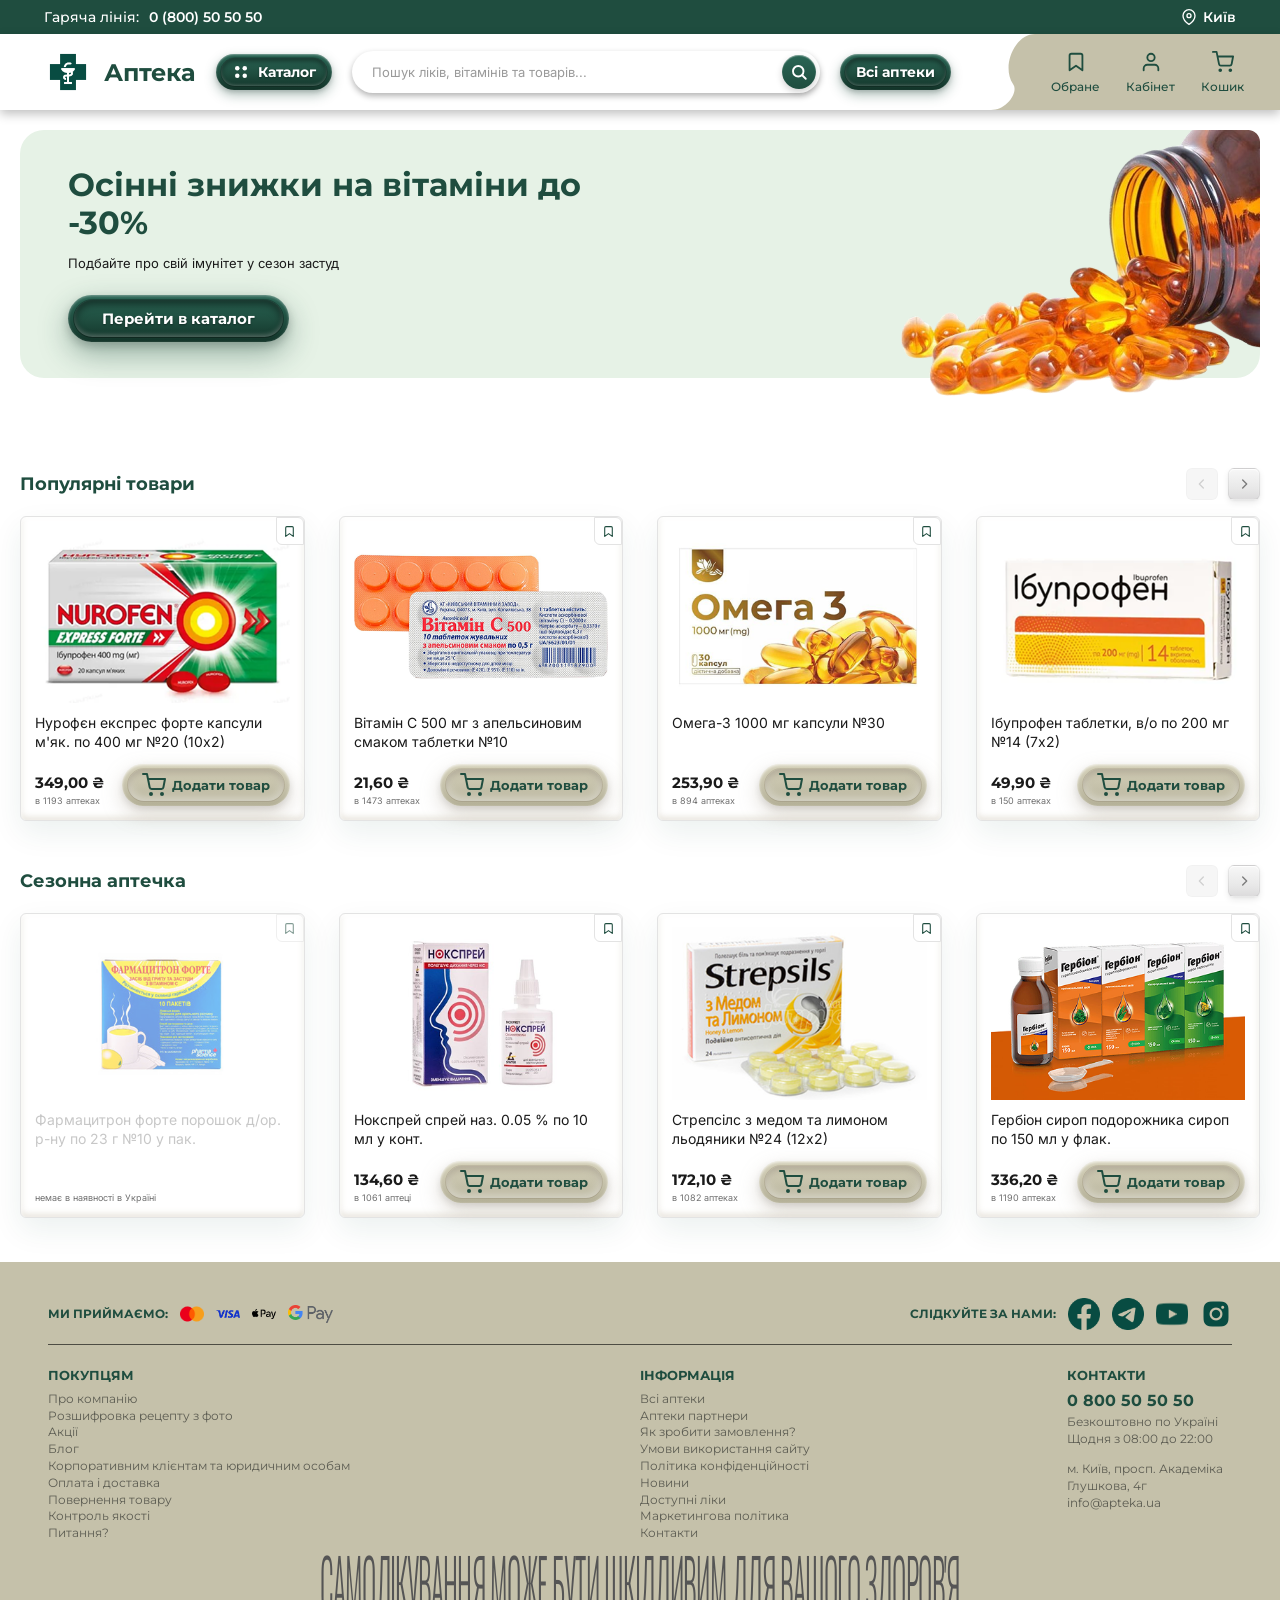
<file: index.html>
<!DOCTYPE html>
<html lang="uk">
<head>
  <meta charset="UTF-8">
  <meta name="viewport" content="width=device-width, initial-scale=1.0">
  <meta name="description" content="Аптека: ліки, вітаміни та товари для здоров'я з доставкою по Україні">
  <title>Аптека — Головна</title>
  <link rel="stylesheet" href="css/variables.css">
  <link rel="stylesheet" href="css/base.css">
  <link rel="stylesheet" href="css/layout.css">
  <link rel="stylesheet" href="css/components.css">
</head>
<body>
  <div class="topbar">
    <div class="topbar__inner">
      <span>Гаряча лінія: <strong>0 (800) 50 50 50</strong></span>
      <a href="#" class="topbar__city">
        <span class="icon icon--location"></span>
        Київ
      </a>
    </div>
  </div>

  <header class="header">
    <div class="header__inner">
      <a href="index.html" class="logo">
        <img src="img/logo.png" alt="Аптека">
        <span>Аптека</span>
      </a>

      <a href="catalog.html" class="pill btn-catalog">
        <span class="icon icon--catalog"></span>Каталог
      </a>

      <form class="search" role="search">
        <input type="search" placeholder="Пошук ліків, вітамінів та товарів..." aria-label="Пошук">
        <button class="search__btn" aria-label="Шукати"><span class="icon icon--search"></span></button>
      </form>

      <a href="pharmacies.html" class="pill btn-pharmacies">Всі аптеки</a>

      <nav class="header__actions" aria-label="Панель користувача">
        <a href="catalog.html" class="action">
          <span class="action__icon">
            <span class="icon icon--saved"></span>
            <span class="badge" style="display: none;">0</span>
          </span>
          Обране
        </a>
        <a href="#" class="action">
          <span class="action__icon"><span class="icon icon--user"></span></span>
          Кабінет
        </a>
        <a href="checkout.html" class="action">
          <span class="action__icon">
            <span class="icon icon--shop"></span>
            <span class="badge" style="display: none;">0</span>
          </span>
          Кошик
        </a>
      </nav>
    </div>
  </header>

  <main class="container">
    <section class="hero">
      <img class="hero__img" src="img/banner.png" alt="Вітаміни зі знижкою">
      <div class="hero__text">
        <h1 class="hero__title">Осінні знижки на вітаміни до -30%</h1>
        <p class="hero__sub">Подбайте про свій імунітет у сезон застуд</p>
        <a href="catalog.html" class="btn-banner btn-softgel-dark">
          Перейти в каталог
        </a>
      </div>
    </section>

    <!-- Популярні товари -->
    <div class="section-head">
      <h2>Популярні товари</h2>
      <div class="arrows">
        <button class="arrow" disabled aria-label="Назад"><span class="icon icon--arrow-back"></span></button>
        <button class="arrow" aria-label="Вперед"><span class="icon icon--arrow-forward"></span></button>
      </div>
    </div>
    
    <div class="products-grid">
      <article class="product-card">
        <label class="save" aria-label="В обране">
          <input type="checkbox">
          <span class="icon icon--saved"></span>
        </label>
        <a href="product.html" class="product-card__overlay" tabindex="-1" aria-hidden="true"></a>
        <img class="product-card__img" src="img/nurofen.png" alt="Нурофєн">
        <h3 class="product-card__title"><a href="product.html">Нурофєн експрес форте капсули м'як. по 400 мг №20 (10х2)</a></h3>
        <div class="product-card__bottom">
          <div>
            <div class="product-card__price">349,00 ₴</div>
            <div class="product-card__stock">в 1193 аптеках</div>
          </div>
          <div class="product-card__actions">
            <button type="button" class="ph-card__add btn-softgel-light">
              <span class="icon icon--shop"></span> Додати товар
            </button>
          </div>
        </div>
      </article>

      <article class="product-card">
        <label class="save" aria-label="В обране">
          <input type="checkbox">
          <span class="icon icon--saved"></span>
        </label>
        <a href="product.html" class="product-card__overlay" tabindex="-1" aria-hidden="true"></a>
        <img class="product-card__img" src="img/vitamins.png" alt="Вітамін С 500">
        <h3 class="product-card__title"><a href="product.html">Вітамін С 500 мг з апельсиновим смаком таблетки №10</a></h3>
        <div class="product-card__bottom">
          <div>
            <div class="product-card__price">21,60 ₴</div>
            <div class="product-card__stock">в 1473 аптеках</div>
          </div>
          <div class="product-card__actions">
            <button type="button" class="ph-card__add btn-softgel-light">
              <span class="icon icon--shop"></span> Додати товар
            </button>
          </div>
        </div>
      </article>

      <article class="product-card">
        <label class="save" aria-label="В обране">
          <input type="checkbox">
          <span class="icon icon--saved"></span>
        </label>
        <a href="product.html" class="product-card__overlay" tabindex="-1" aria-hidden="true"></a>
        <img class="product-card__img" src="img/omega3.png" alt="Омега-3">
        <h3 class="product-card__title"><a href="product.html">Омега-3 1000 мг капсули №30</a></h3>
        <div class="product-card__bottom">
          <div>
            <div class="product-card__price">253,90 ₴</div>
            <div class="product-card__stock">в 894 аптеках</div>
          </div>
          <div class="product-card__actions">
            <button type="button" class="ph-card__add btn-softgel-light">
              <span class="icon icon--shop"></span> Додати товар
            </button>
          </div>
        </div>
      </article>

      <article class="product-card">
        <label class="save" aria-label="В обране">
          <input type="checkbox">
          <span class="icon icon--saved"></span>
        </label>
        <a href="product.html" class="product-card__overlay" tabindex="-1" aria-hidden="true"></a>
        <img class="product-card__img" src="img/ibuprofen.png" alt="Ібупрофен">
        <h3 class="product-card__title"><a href="product.html">Ібупрофен таблетки, в/о по 200 мг №14 (7х2)</a></h3>
        <div class="product-card__bottom">
          <div>
            <div class="product-card__price">49,90 ₴</div>
            <div class="product-card__stock">в 150 аптеках</div>
          </div>
          <div class="product-card__actions">
            <button type="button" class="ph-card__add btn-softgel-light">
              <span class="icon icon--shop"></span> Додати товар
            </button>
          </div>
        </div>
      </article>
    </div>

    <!-- Для мобільного прегляд настпуних сторінок з товарами -->
    <div class="pagination">
      <button class="page-btn is-active">1</button>
      <button class="page-btn">2</button>
      <button class="page-btn">3</button>
      <button class="page-btn" aria-label="Наступна сторінка">&gt;</button>
    </div>

    <!-- Сезонна аптечка -->
    <div class="section-head">
      <h2>Сезонна аптечка</h2>
      <div class="arrows">
        <button class="arrow" disabled aria-label="Назад"><span class="icon icon--arrow-back"></span></button>
        <button class="arrow" aria-label="Вперед"><span class="icon icon--arrow-forward"></span></button>
      </div>
    </div>

    <div class="products-grid">
      <article class="product-card product-card--out">
        <label class="save" aria-label="В обране">
          <input type="checkbox">
          <span class="icon icon--saved"></span>
        </label>
        <a href="product.html" class="product-card__overlay" tabindex="-1" aria-hidden="true"></a>
        <img class="product-card__img" src="img/tea.png" alt="Фармацитрон форте">
        <h3 class="product-card__title"><a href="product.html">Фармацитрон форте порошок д/ор. р-ну по 23 г №10 у пак.</a></h3>
        <div class="product-card__bottom">
          <div><div class="product-card__stock">немає в наявності в Україні</div></div>
          <div class="product-card__actions"></div>
        </div>
      </article>

      <article class="product-card">
        <label class="save" aria-label="В обране">
          <input type="checkbox">
          <span class="icon icon--saved"></span>
        </label>
        <a href="product.html" class="product-card__overlay" tabindex="-1" aria-hidden="true"></a>
        <img class="product-card__img" src="img/nocspray.png" alt="Нокспрей">
        <h3 class="product-card__title"><a href="product.html">Нокспрей спрей наз. 0.05 % по 10 мл у конт.</a></h3>
        <div class="product-card__bottom">
          <div>
            <div class="product-card__price">134,60 ₴</div>
            <div class="product-card__stock">в 1061 аптеці</div>
          </div>
          <div class="product-card__actions">
            <button type="button" class="ph-card__add btn-softgel-light">
              <span class="icon icon--shop"></span> Додати товар
            </button>
          </div>
        </div>
      </article>

      <article class="product-card">
        <label class="save" aria-label="В обране">
          <input type="checkbox">
          <span class="icon icon--saved"></span>
        </label>
        <a href="product.html" class="product-card__overlay" tabindex="-1" aria-hidden="true"></a>
        <img class="product-card__img" src="img/strepsils.png" alt="Стрепсілс">
        <h3 class="product-card__title"><a href="product.html">Стрепсілс з медом та лимоном льодяники №24 (12х2)</a></h3>
        <div class="product-card__bottom">
          <div>
            <div class="product-card__price">172,10 ₴</div>
            <div class="product-card__stock">в 1082 аптеках</div>
          </div>
          <div class="product-card__actions">
            <button type="button" class="ph-card__add btn-softgel-light">
              <span class="icon icon--shop"></span> Додати товар
            </button>
          </div>
        </div>
      </article>

      <article class="product-card">
        <label class="save" aria-label="В обране">
          <input type="checkbox">
          <span class="icon icon--saved"></span>
        </label>
        <a href="product.html" class="product-card__overlay" tabindex="-1" aria-hidden="true"></a>
        <img class="product-card__img" src="img/herbion.png" alt="Гербіон">
        <h3 class="product-card__title"><a href="product.html">Гербіон сироп подорожника сироп по 150 мл у флак.</a></h3>
        <div class="product-card__bottom">
          <div>
            <div class="product-card__price">336,20 ₴</div>
            <div class="product-card__stock">в 1190 аптеках</div>
          </div>
          <div class="product-card__actions">
            <button type="button" class="ph-card__add btn-softgel-light">
              <span class="icon icon--shop"></span> Додати товар
            </button>
          </div>
        </div>
      </article>
    </div>

    <!-- Для мобільного прегляд настпуних сторінок з товарами -->
    <div class="pagination">
      <button class="page-btn is-active">1</button>
      <button class="page-btn">2</button>
      <button class="page-btn">3</button>
      <button class="page-btn" aria-label="Наступна сторінка">&gt;</button>
    </div>
  </main>

  <!-- Футер -->
  <footer class="footer">
    <div class="container">
      <div class="footer__top">
        <div class="footer__pay">
          <span class="footer__label">Ми приймаємо:</span>
          <img src="img/mastercard.png" alt="Mastercard">
          <img src="img/visa.png" alt="Visa">
          <img src="img/apple-pay.png" alt="Apple Pay">
          <img src="img/google-pay.png" alt="Google Pay">
        </div>
        <div class="footer__social">
          <span class="footer__label">Слідкуйте за нами:</span>
          <a href="https://www.facebook.com" target="_blank" rel="noopener noreferrer" aria-label="Facebook">
            <img src="img/facebook.png" alt="Facebook">
          </a>
          <a href="https://t.me" target="_blank" rel="noopener noreferrer" aria-label="Telegram">
            <img src="img/telegram.png" alt="Telegram">
          </a>
          <a href="https://www.youtube.com" target="_blank" rel="noopener noreferrer" aria-label="YouTube">
            <img src="img/youtube.png" alt="YouTube">
          </a>
          <a href="https://www.instagram.com" target="_blank" rel="noopener noreferrer" aria-label="Instagram">
            <img src="img/instagram.png" alt="Instagram">
          </a>
        </div>
      </div>

      <hr class="footer__line">

      <div class="footer__cols">
        <!-- Покупцям -->
        <div class="footer__col">
          <h4 class="footer__title">Покупцям</h4>
          <ul class="footer__list">
            <li><a href="#">Про компанію</a></li>
            <li><a href="#">Розшифровка рецепту з фото</a></li>
            <li><a href="#">Акції</a></li>
            <li><a href="#">Блог</a></li>
            <li><a href="#">Корпоративним клієнтам та юридичним особам</a></li>
            <li><a href="#">Оплата і доставка</a></li>
            <li><a href="#">Повернення товару</a></li>
            <li><a href="#">Контроль якості</a></li>
            <li><a href="#">Питання?</a></li>
          </ul>
        </div>

        <!-- Інформація -->
        <div class="footer__col">
          <h4 class="footer__title">Інформація</h4>
          <ul class="footer__list">
            <li><a href="#">Всі аптеки</a></li>
            <li><a href="#">Аптеки партнери</a></li>
            <li><a href="#">Як зробити замовлення?</a></li>
            <li><a href="#">Умови використання сайту</a></li>
            <li><a href="#">Політика конфіденційності</a></li>
            <li><a href="#">Новини</a></li>
            <li><a href="#">Доступні ліки</a></li>
            <li><a href="#">Маркетингова політика</a></li>
            <li><a href="#">Контакти</a></li>
          </ul>
        </div>

        <!-- Контакти -->
        <div class="footer__contacts">
          <h4>Контакти</h4>
          <p class="footer__phone">0 800 50 50 50</p>
          <p>Безкоштовно по Україні</p>
          <p>Щодня з 08:00 до 22:00</p>
          <p class="gap">м. Київ, просп. Академіка Глушкова, 4г</p>
          <p>info@apteka.ua</p>
        </div>
      </div>

      <div class="footer__warning">
        <span>САМОЛІКУВАННЯ МОЖЕ БУТИ ШКІДЛИВИМ ДЛЯ ВАШОГО ЗДОРОВ'Я</span>
      </div>
    </div>
  </footer>

  <!-- Мобільна нижня навігація -->
  <nav class="mobile-nav" aria-label="Мобільна навігація">
    <a href="index.html" class="mobile-nav__item">
      <span class="icon icon--home"></span>
      <span>Головна</span>
    </a>
    <a href="catalog.html" class="mobile-nav__item">
      <span class="icon icon--catalog"></span>
      <span>Каталог</span>
    </a>
    <a href="pharmacies.html" class="mobile-nav__item">
      <span class="icon icon--location"></span>
      <span>Всі аптеки</span>
    </a>
    <a href="catalog.html" class="mobile-nav__item">
      <span class="icon icon--saved"></span>
      <span>Обране</span>
    </a>
    <a href="checkout.html" class="mobile-nav__item">
      <span class="icon icon--shop"></span>
      <span>Кошик</span>
    </a>
  </nav>

  <!-- Скрипт для перегляду інформації в футері на мобільному -->
  <script>
    document.querySelectorAll('.footer__title').forEach(title => {
      title.addEventListener('click', () => {
        if (window.innerWidth <= 640) {
          title.parentElement.classList.toggle('is-open');
        }
      });
    });
  </script>
  <script src="js/main.js" defer></script>
</body>
</html>
</file>
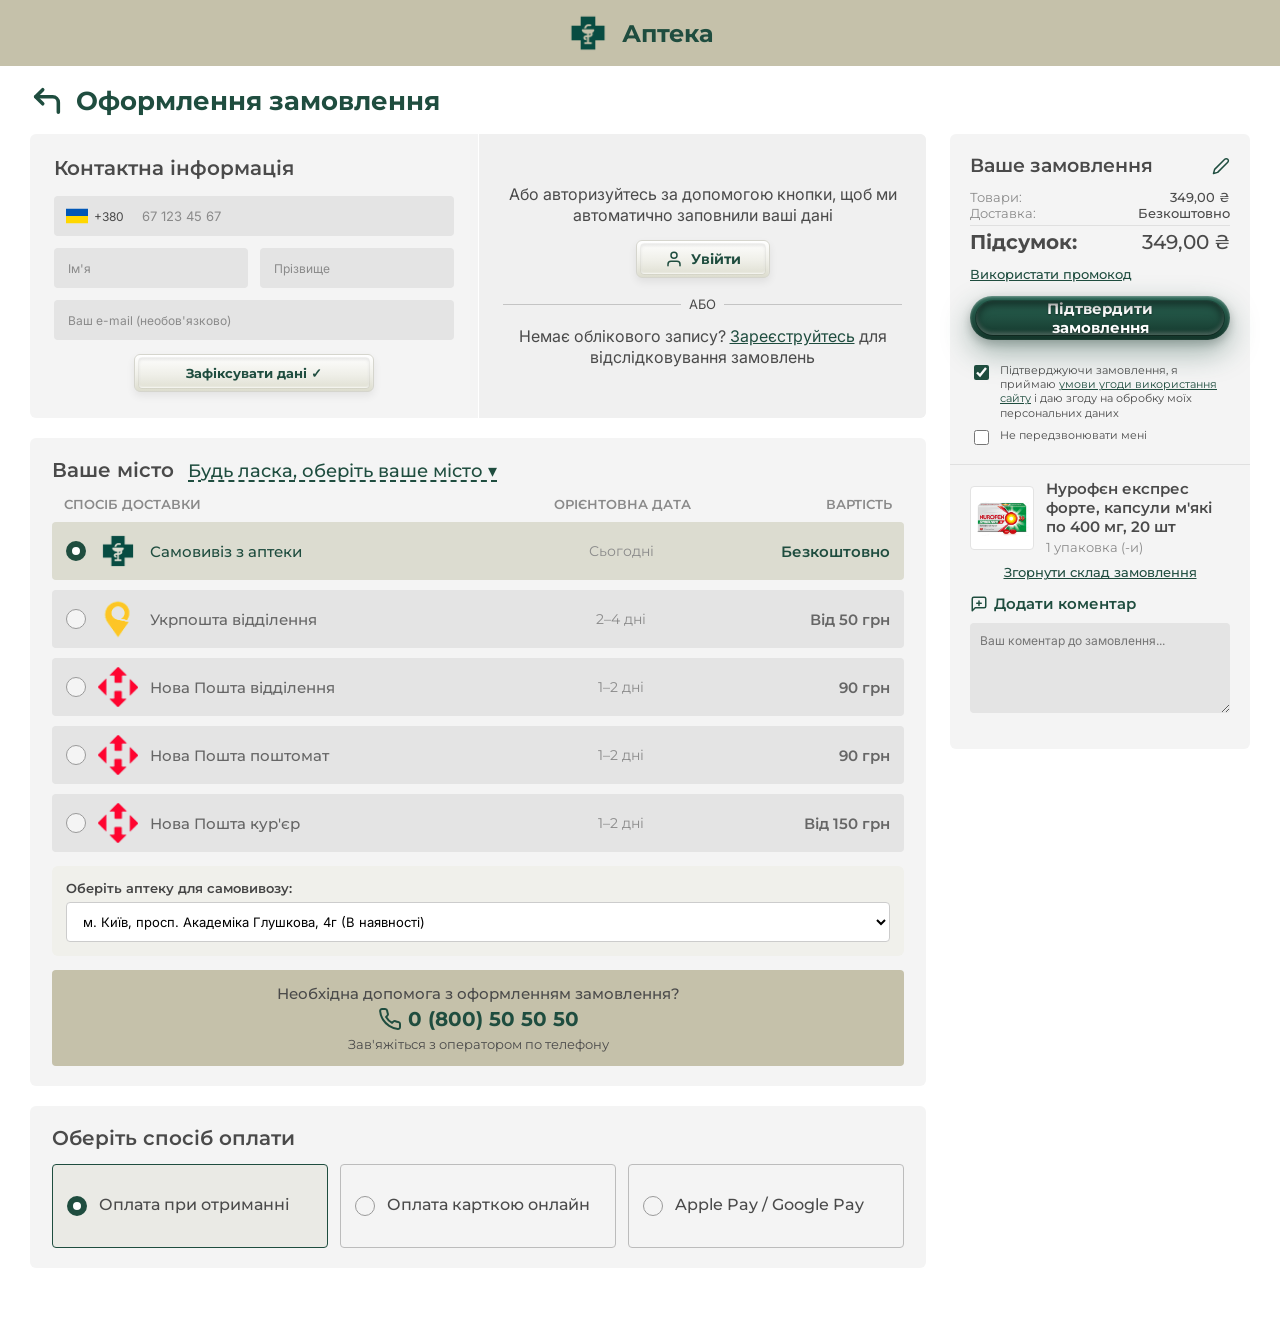
<file: checkout.html>
<!DOCTYPE html>
<html lang="uk">
<head>
  <meta charset="UTF-8">
  <meta name="viewport" content="width=device-width, initial-scale=1.0">
  <title>Оформлення замовлення — Аптека</title>
  <link rel="stylesheet" href="css/variables.css">
  <link rel="stylesheet" href="css/base.css">
  <link rel="stylesheet" href="css/layout.css">
  <link rel="stylesheet" href="css/components.css">
  <link rel="stylesheet" href="css/checkout.css">
</head>
<body>

  <!-- Спрощена шапка -->
  <header class="header-simple">
    <a href="index.html" class="logo">
      <img src="img/logo.png" alt="Аптека">
      <span>Аптека</span>
    </a>
  </header>

  <main class="container checkout">
    <div class="checkout__title">
      <a href="product.html" class="checkout__back" aria-label="Назад">
        <span class="icon icon--return"></span>
      </a>
      <h1>Оформлення замовлення</h1>
    </div>

    <form id="js-checkout-form" class="checkout__grid">
      
      <!-- Ліва колонка -->
      <div class="checkout__main">

        <!-- 1. Контактна інформація -->
        <section class="card contact" id="js-contact-card">
          <div class="contact__form" id="js-contact-form-inner">
            <h2>Контактна інформація</h2>

            <div class="field field--phone">
              <div class="flag-badge" aria-hidden="true">
                <svg width="22" height="15" viewBox="0 0 22 15" fill="none"><rect width="22" height="7.5" fill="#0057B7"/><rect y="7.5" width="22" height="7.5" fill="#FFD700"/></svg>
                <span>+380</span>
              </div>
              <input type="tel" id="checkout-phone" placeholder="67 123 45 67" maxlength="9" inputmode="numeric" required pattern="\d{9}">
              <span class="field__error">Введіть 9 цифр після +380 (всього 12 цифр)</span>
            </div>

            <div class="field-row">
              <div class="field">
                <input type="text" id="checkout-fname" placeholder="Ім'я" required>
                <span class="field__error">Вкажіть ваше ім'я</span>
              </div>
              <div class="field">
                <input type="text" id="checkout-lname" placeholder="Прізвище" required>
                <span class="field__error">Вкажіть прізвище</span>
              </div>
            </div>

            <div class="field">
              <input type="email" id="checkout-email" placeholder="Ваш e-mail (необов'язково)">
            </div>

            <button type="button" id="js-lock-contact-btn" class="btn-lock">Зафіксувати дані ✓</button>
          </div>

          <!-- Блок зафіксованих даних -->
          <div class="contact__saved hidden" id="js-contact-saved">
            <h2>Контактна інформація <button type="button" class="btn-link-edit" id="js-unlock-contact-btn">Змінити</button></h2>
            <p><strong id="js-saved-fullname"></strong></p>
            <p id="js-saved-phone"></p>
            <p id="js-saved-email" class="text-muted"></p>
          </div>

          <div class="contact__login">
            <p>Або авторизуйтесь за допомогою кнопки, щоб ми автоматично заповнили ваші дані</p>
            <a href="#" class="btn-login"><span class="icon icon--user"></span> Увійти</a>
            <div class="or"><span>АБО</span></div>
            <p>Немає облікового запису? <a href="#" class="link">Зареєструйтесь</a> для відслідковування замовлень</p>
          </div>
        </section>

        <!-- 2. Спосіб доставки -->
        <section class="card delivery">
          <div class="delivery__city">
            <h2>Ваше місто</h2>
            <a href="#city-modal" class="city-link" id="js-selected-city">Будь ласка, оберіть ваше місто ▾</a>
          </div>

          <div class="delivery__head">
            <span>СПОСІБ ДОСТАВКИ</span>
            <span>ОРІЄНТОВНА ДАТА</span>
            <span>ВАРТІСТЬ</span>
          </div>

          <div class="delivery__list">
            <label class="delivery__row">
              <input type="radio" name="delivery" id="d-pharmacy" value="0" checked data-type="pharmacy">
              <div class="delivery__main">
                <span class="radio"></span>
                <img src="img/logo.png" alt="Аптека">
                <span class="delivery__name">Самовивіз з аптеки</span>
              </div>
              <span class="delivery__date">Сьогодні</span>
              <span class="delivery__price">Безкоштовно</span>
            </label>

            <label class="delivery__row">
              <input type="radio" name="delivery" id="d-ukr" value="50" data-type="post">
              <div class="delivery__main">
                <span class="radio"></span>
                <img src="img/ukrposhta.png" alt="Укрпошта">
                <span class="delivery__name">Укрпошта відділення</span>
              </div>
              <span class="delivery__date">2–4 дні</span>
              <span class="delivery__price">Від 50 грн</span>
            </label>

            <label class="delivery__row">
              <input type="radio" name="delivery" id="d-np-branch" value="90" data-type="post">
              <div class="delivery__main">
                <span class="radio"></span>
                <img src="img/novaposhta.png" alt="Нова Пошта">
                <span class="delivery__name">Нова Пошта відділення</span>
              </div>
              <span class="delivery__date">1–2 дні</span>
              <span class="delivery__price">90 грн</span>
            </label>

            <label class="delivery__row">
              <input type="radio" name="delivery" id="d-np-box" value="90" data-type="post">
              <div class="delivery__main">
                <span class="radio"></span>
                <img src="img/novaposhta.png" alt="Поштомат">
                <span class="delivery__name">Нова Пошта поштомат</span>
              </div>
              <span class="delivery__date">1–2 дні</span>
              <span class="delivery__price">90 грн</span>
            </label>

            <label class="delivery__row">
              <input type="radio" name="delivery" id="d-np-courier" value="150" data-type="courier">
              <div class="delivery__main">
                <span class="radio"></span>
                <img src="img/novaposhta.png" alt="Кур'єр">
                <span class="delivery__name">Нова Пошта кур'єр</span>
              </div>
              <span class="delivery__date">1–2 дні</span>
              <span class="delivery__price">Від 150 грн</span>
            </label>
          </div>

          <!-- Поля адреси в залежності від вибору -->
          <div id="js-delivery-fields" class="delivery-fields-box">
            <!-- Динамічні поля з JS -->
          </div>

          <div class="help">
            <div class="help__title">Необхідна допомога з оформленням замовлення?</div>
            <a href="tel:0800505050" class="help__phone"><span class="icon icon--phone"></span> 0 (800) 50 50 50</a>
            <div class="help__sub">Зав'яжіться з оператором по телефону</div>
          </div>
        </section>

        <!-- 3. Спосіб оплати -->
        <section class="card pay">
          <h2>Оберіть спосіб оплати</h2>
          <div class="pay__grid">
            <label class="pay__option">
              <input type="radio" name="payment" value="cash" checked>
              <span class="radio"></span>
              <span>Оплата при отриманні</span>
            </label>

            <label class="pay__option">
              <input type="radio" name="payment" value="card" id="js-pay-card-radio">
              <span class="radio"></span>
              <span>Оплата карткою онлайн</span>
            </label>

            <label class="pay__option">
              <input type="radio" name="payment" value="gpay">
              <span class="radio"></span>
              <span>Apple Pay / Google Pay</span>
            </label>
          </div>

          <!-- Поля для оплати карткою -->
          <div id="js-card-payment-fields" class="card-payment-box hidden">
            <div class="field">
              <input type="text" placeholder="Номер картки (16 цифр)" maxlength="19">
            </div>
            <div class="field-row">
              <div class="field">
                <input type="text" placeholder="ММ/РР" maxlength="5">
              </div>
              <div class="field">
                <input type="password" placeholder="CVV" maxlength="3">
              </div>
            </div>
          </div>
        </section>

      </div>

      <!-- Сайдбар підсумку -->
      <aside class="card summary">
        <div class="summary__head">
          <h2>Ваше замовлення</h2>
          <a href="#order-modal" class="summary__edit" aria-label="Редагувати склад замовлення">
            <span class="icon icon--pencil"></span>
          </a>
        </div>

        <dl class="summary__rows">
          <div>
            <dt>Товари:</dt>
            <dd id="js-sum-items">349,00 ₴</dd>
          </div>
          <div>
            <dt>Доставка:</dt>
            <dd id="js-sum-delivery">
              <span class="v v-none">Ще не розрахована</span>
              <span class="v v-pharmacy">Безкоштовно</span>
              <span class="v v-ukr">від 50,00 ₴</span>
              <span class="v v-np-branch">90,00 ₴</span>
              <span class="v v-np-box">90,00 ₴</span>
              <span class="v v-np-courier">від 150,00 ₴</span>
            </dd>
          </div>
          <div class="summary__total">
            <dt>Підсумок:</dt>
            <dd id="js-sum-total">349,00 ₴</dd>
          </div>
        </dl>

        <a href="#promo" id="js-toggle-promo" class="link summary__promo">Використати промокод</a>

        <button type="submit" class="btn-confirm">Підтвердити замовлення</button>

        <label class="check">
          <input type="checkbox" required checked>
          <span>Підтверджуючи замовлення, я приймаю <a href="#" class="link">умови угоди використання сайту</a> і даю згоду на обробку моїх персональних даних</span>
        </label>

        <label class="check check--muted">
          <input type="checkbox" id="no-call">
          <span>Не передзвонювати мені</span>
        </label>

        <hr class="summary__line">

        <input type="checkbox" id="fold-items" class="fold-toggle">

        <div id="js-summary-items-container">
          <!-- Рендериться з JS без повторів -->
        </div>

        <label for="fold-items" class="summary__fold">
          <span class="when-open link">Згорнути склад замовлення</span>
          <span class="when-closed link">Розгорнути склад замовлення</span>
        </label>

        <div class="summary__comment">
          <span class="icon icon--message"></span> Додати коментар
        </div>
        <textarea class="summary__textarea" placeholder="Ваш коментар до замовлення..."></textarea>
      </aside>

    </form>

    <!-- Модальне вікно вибору міста за макетом Figma -->
    <div id="city-modal" class="modal">
      <a href="#" class="modal__overlay" aria-label="Закрити"></a>
      <div class="modal__dialog modal__dialog--city">
        <a href="#" class="modal__close modal__close--circle" aria-label="Закрити">✕</a>
        <div class="city__top">
          <label>Ваш населений пункт:</label>
          <div class="city__search">
            <input type="text" id="city-input" placeholder="Введіть назву міста..." autocomplete="off">
            <button type="button" aria-label="Визначити локацію">
              <svg width="22" height="22" viewBox="0 0 24 24" fill="none" stroke="#1F4D3F" stroke-width="2.2" stroke-linecap="round" stroke-linejoin="round">
                <circle cx="12" cy="12" r="6"/>
                <circle cx="12" cy="12" r="1.5" fill="#1F4D3F"/>
                <line x1="12" y1="2" x2="12" y2="5"/>
                <line x1="12" y1="19" x2="12" y2="22"/>
                <line x1="2" y1="12" x2="5" y2="12"/>
                <line x1="19" y1="12" x2="23" y2="12"/>
              </svg>
            </button>
            <div id="js-city-results" class="city-search-results"></div>
          </div>
          <p>Ми возимо у всі населені пункти України. Вкажіть необхідне Вам місто чи село, щоб побачити доступні способи доставки</p>
        </div>
        <div class="city__popular">
          <h3>Популярні міста:</h3>
          <div class="city__chips">
            <button type="button" class="city-chip" data-city="Київ">Київ</button>
            <button type="button" class="city-chip" data-city="Львів">Львів</button>
            <button type="button" class="city-chip" data-city="Харків">Харків</button>
            <button type="button" class="city-chip" data-city="Одеса">Одеса</button>
            <button type="button" class="city-chip" data-city="Дніпро">Дніпро</button>
            <button type="button" class="city-chip" data-city="Луцьк">Луцьк</button>
            <button type="button" class="city-chip" data-city="Полтава">Полтава</button>
            <button type="button" class="city-chip" data-city="Запоріжжя">Запоріжжя</button>
          </div>
        </div>
      </div>
    </div>

    <!-- Модальне вікно редагування замовлення за макетом Figma -->
    <div id="order-modal" class="modal">
      <a href="#" class="modal__overlay" aria-label="Закрити"></a>
      <div class="modal__dialog modal__dialog--order-figma">
        <a href="#" class="modal__close modal__close--dark-green" aria-label="Закрити">✕</a>
        <div id="js-modal-items-list" class="figma-items-list">
          <!-- Рендериться з JS за стилем макета -->
        </div>
      </div>
    </div>

  </main>

  <script src="js/main.js" defer></script>
  <script src="js/checkout.js" defer></script>
</body>
</html>
</file>
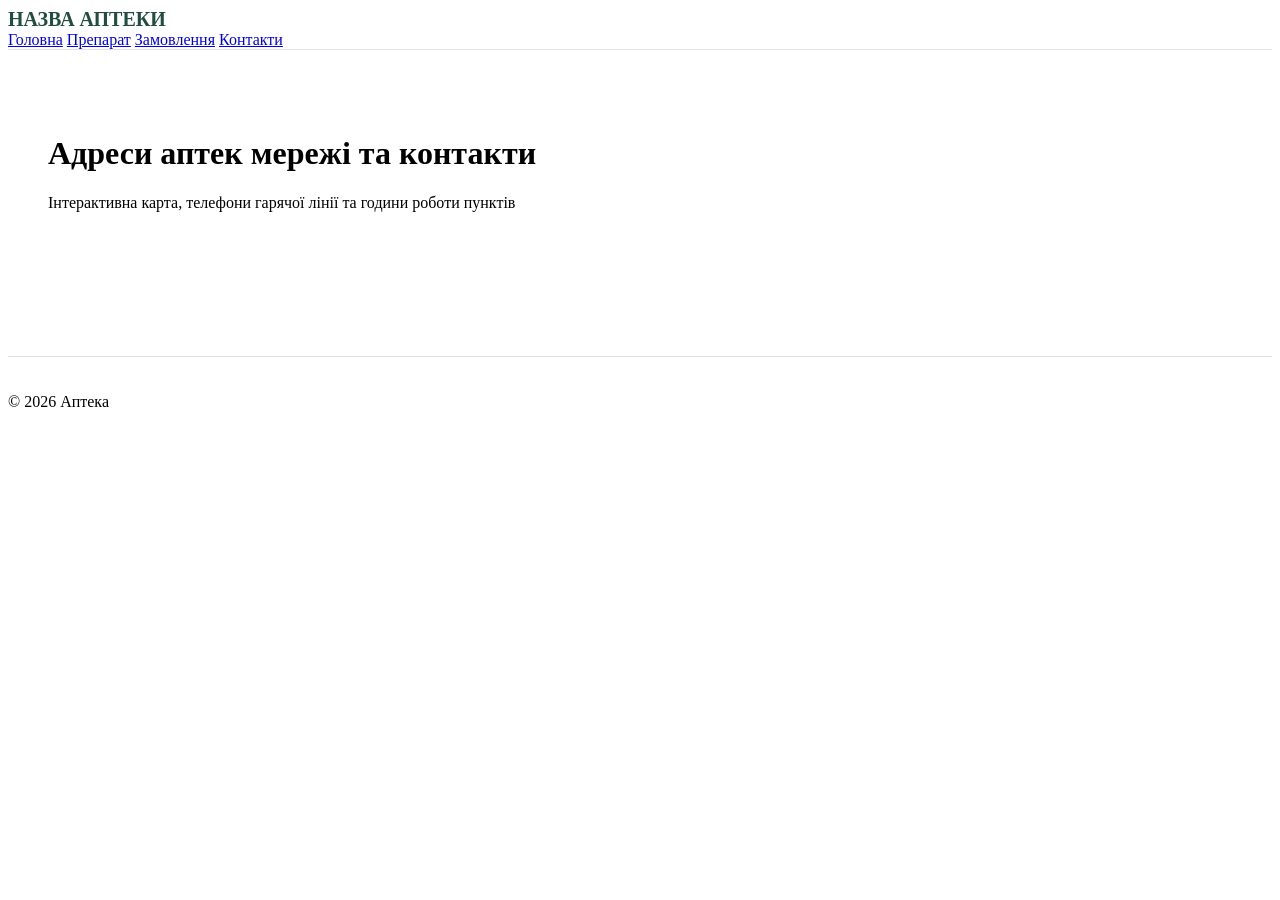
<file: contacts.html>
<!DOCTYPE html>
<html lang="uk">
<head>
  <meta charset="UTF-8">
  <meta name="viewport" content="width=device-width, initial-scale=1.0">
  <title>Аптеки мережі та контакти</title>
  <link rel="stylesheet" href="css/variables.css">
  <link rel="stylesheet" href="css/grid.css">
</head>
<body>

  <header style="background: var(--color-surface); border-bottom: 1px solid var(--color-border);">
    <div class="container header">
      <div style="font-weight: bold; font-size: 20px; color: var(--color-primary);">НАЗВА АПТЕКИ</div>
      <nav class="nav-links">
        <a href="main.html">Головна</a>
        <a href="product.html">Препарат</a>
        <a href="order.html">Замовлення</a>
        <a href="contacts.html">Контакти</a>
      </nav>
    </div>
  </header>

  <main class="container" style="padding: 40px 16px;">
    <div style="background-color: var(--color-dusty-beige); padding: 24px; border-radius: var(--radius); margin-bottom: 24px;">
      <h1>Адреси аптек мережі та контакти</h1>
      <p>Інтерактивна карта, телефони гарячої лінії та години роботи пунктів</p>
    </div>
  </main>

  <footer style="background: var(--color-surface); border-top: 1px solid var(--color-border); padding: 20px 0; margin-top: 40px;">
    <div class="container">
      <p>&copy; 2026 Аптека</p>
    </div>
  </footer>

</body>
</html>
</file>
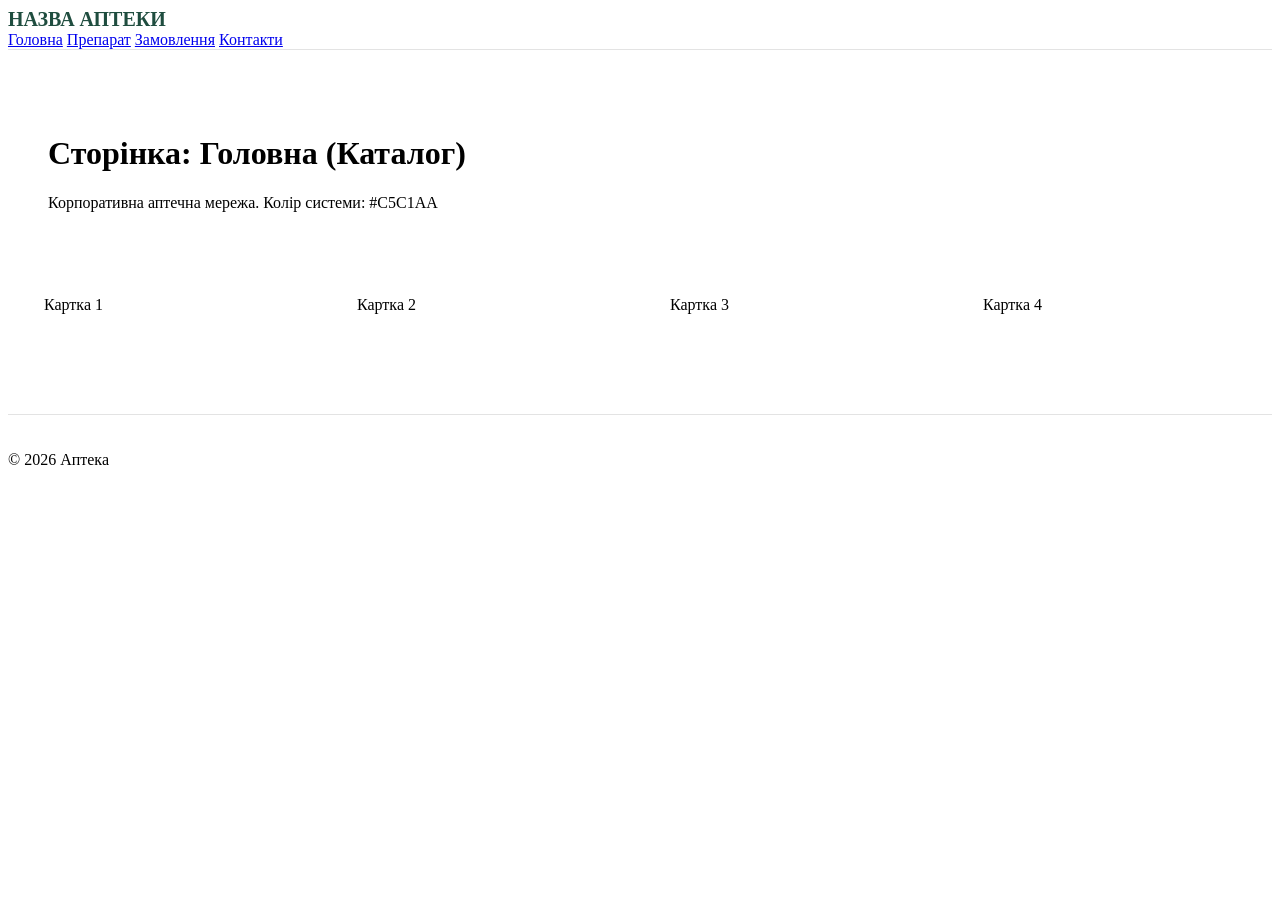
<file: main.html>
<!DOCTYPE html>
<html lang="uk">
<head>
  <meta charset="UTF-8">
  <meta name="viewport" content="width=device-width, initial-scale=1.0">
  <title>Головна</title>
  <link rel="stylesheet" href="css/variables.css">
  <link rel="stylesheet" href="css/grid.css">
</head>
<body>

  <header style="background: var(--color-surface); border-bottom: 1px solid var(--color-border);">
    <div class="container header">
      <div style="font-weight: bold; font-size: 20px; color: var(--color-primary);">НАЗВА АПТЕКИ</div>
      <nav class="nav-links">
        <a href="main.html">Головна</a>
        <a href="product.html">Препарат</a>
        <a href="order.html">Замовлення</a>
        <a href="contacts.html">Контакти</a>
      </nav>
    </div>
  </header>

  <main class="container" style="padding: 40px 16px;">
    <div style="background-color: var(--color-dusty-beige); padding: 24px; border-radius: var(--radius); margin-bottom: 24px;">
      <h1>Сторінка: Головна (Каталог)</h1>
      <p>Корпоративна аптечна мережа. Колір системи: #C5C1AA</p>
    </div>

    <div class="catalog-grid">
      <div style="background: var(--color-surface); padding: 20px; border-radius: var(--radius);">Картка 1</div>
      <div style="background: var(--color-surface); padding: 20px; border-radius: var(--radius);">Картка 2</div>
      <div style="background: var(--color-surface); padding: 20px; border-radius: var(--radius);">Картка 3</div>
      <div style="background: var(--color-surface); padding: 20px; border-radius: var(--radius);">Картка 4</div>
    </div>
  </main>

  <footer style="background: var(--color-surface); border-top: 1px solid var(--color-border); padding: 20px 0; margin-top: 40px;">
    <div class="container">
      <p>&copy; 2026 Аптека</p>
    </div>
  </footer>

</body>
</html>
</file>
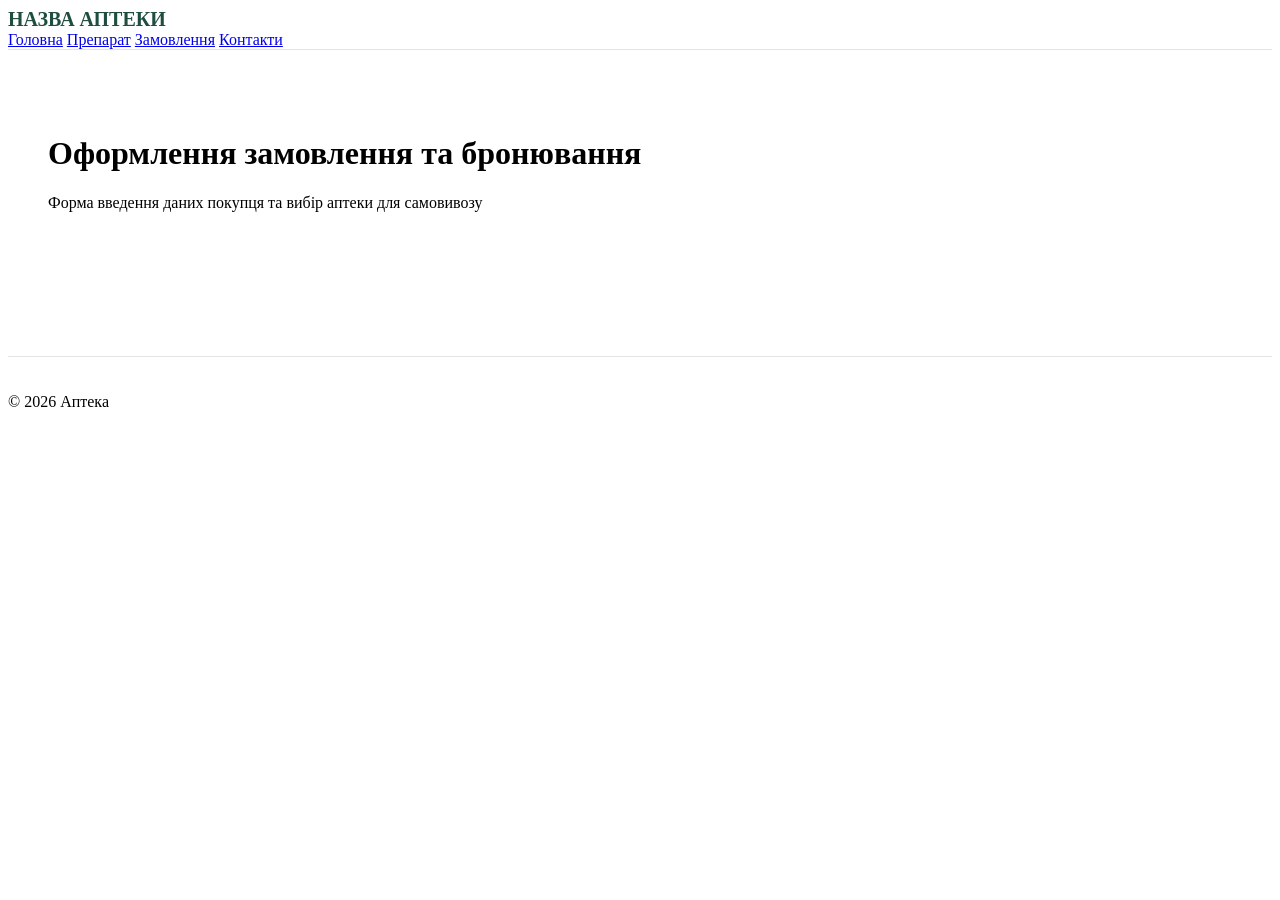
<file: order.html>
<!DOCTYPE html>
<html lang="uk">
<head>
  <meta charset="UTF-8">
  <meta name="viewport" content="width=device-width, initial-scale=1.0">
  <title>Оформлення замовлення</title>
  <link rel="stylesheet" href="css/variables.css">
  <link rel="stylesheet" href="css/grid.css">
</head>
<body>

  <header style="background: var(--color-surface); border-bottom: 1px solid var(--color-border);">
    <div class="container header">
      <div style="font-weight: bold; font-size: 20px; color: var(--color-primary);">НАЗВА АПТЕКИ</div>
      <nav class="nav-links">
        <a href="main.html">Головна</a>
        <a href="product.html">Препарат</a>
        <a href="order.html">Замовлення</a>
        <a href="contacts.html">Контакти</a>
      </nav>
    </div>
  </header>

  <main class="container" style="padding: 40px 16px;">
    <div style="background-color: var(--color-dusty-beige); padding: 24px; border-radius: var(--radius); margin-bottom: 24px;">
      <h1>Оформлення замовлення та бронювання</h1>
      <p>Форма введення даних покупця та вибір аптеки для самовивозу</p>
    </div>
  </main>

  <footer style="background: var(--color-surface); border-top: 1px solid var(--color-border); padding: 20px 0; margin-top: 40px;">
    <div class="container">
      <p>&copy; 2026 Аптека</p>
    </div>
  </footer>

</body>
</html>
</file>
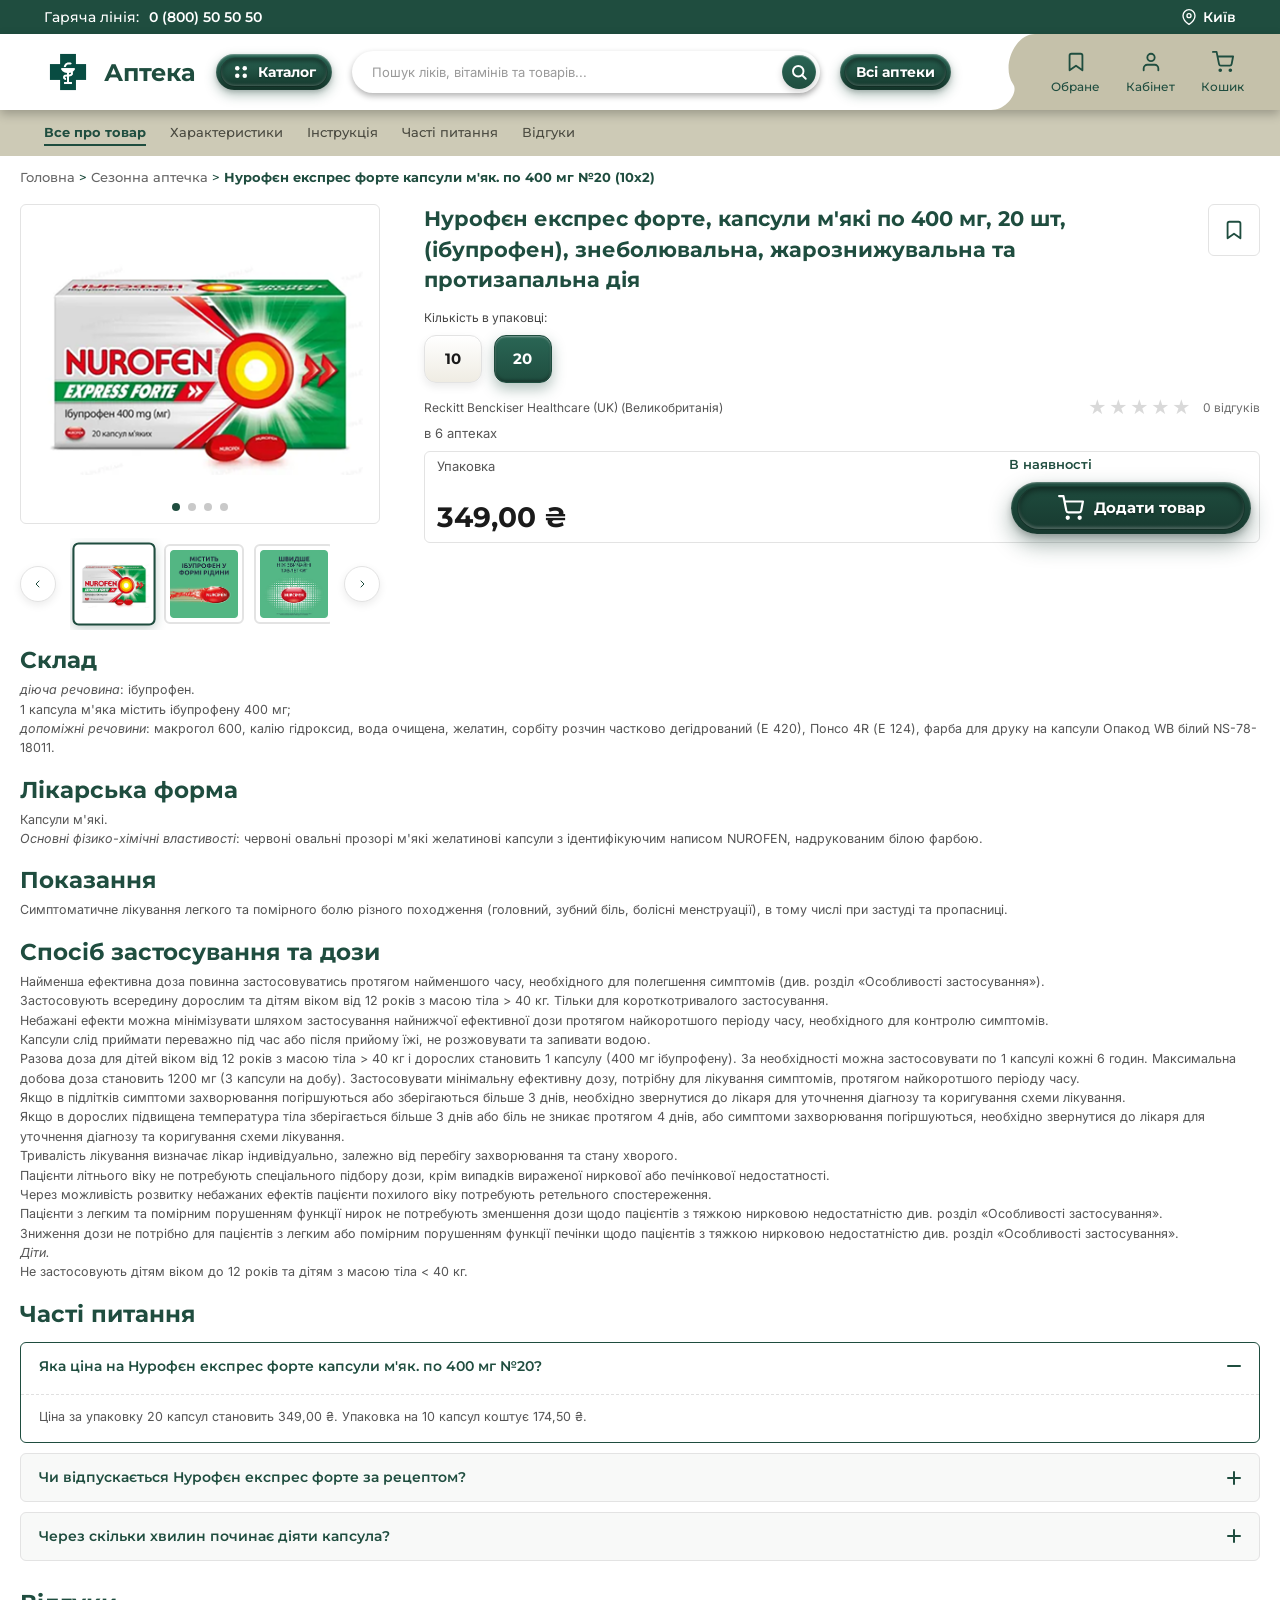
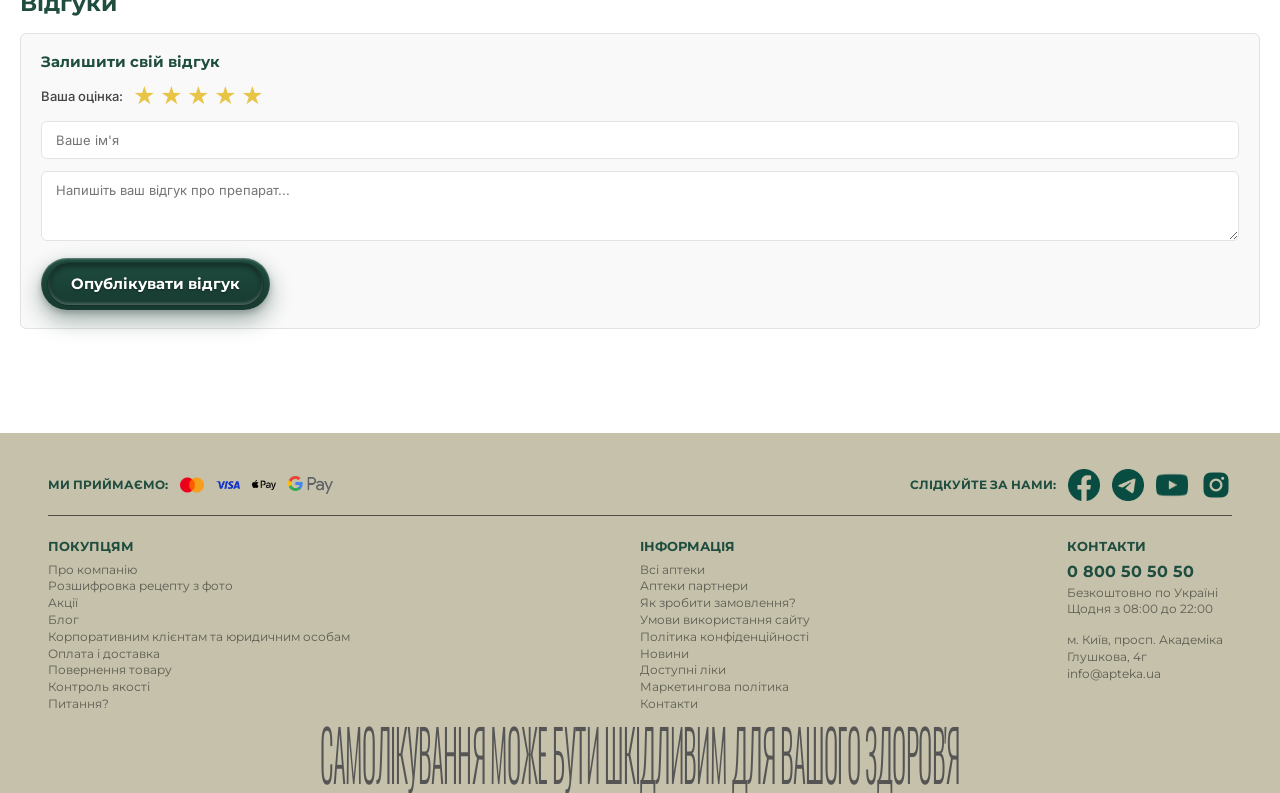
<file: product.html>
<!DOCTYPE html>
<html lang="uk">
<head>
  <meta charset="UTF-8">
  <meta name="viewport" content="width=device-width, initial-scale=1.0">
  <title>Нурофєн експрес форте — Аптека</title>
  <link rel="stylesheet" href="css/variables.css">
  <link rel="stylesheet" href="css/base.css">
  <link rel="stylesheet" href="css/layout.css">
  <link rel="stylesheet" href="css/components.css">
  <link rel="stylesheet" href="css/product.css">
</head>
<body>
  <div class="topbar">
    <div class="topbar__inner">
      <span>Гаряча лінія: <strong>0 (800) 50 50 50</strong></span>
      <a href="#" class="topbar__city"><span class="icon icon--location"></span>Київ</a>
    </div>
  </div>

  <header class="header">
    <div class="header__inner">
      <a href="index.html" class="logo"><img src="img/logo.png" alt="Аптека"><span>Аптека</span></a>
      <a href="catalog.html" class="pill btn-catalog"><span class="icon icon--catalog"></span>Каталог</a>
      <form class="search" role="search">
        <input type="search" placeholder="Пошук ліків, вітамінів та товарів..." aria-label="Пошук">
        <button class="search__btn" aria-label="Шукати"><span class="icon icon--search"></span></button>
      </form>
      <a href="pharmacies.html" class="pill btn-pharmacies">Всі аптеки</a>
      <nav class="header__actions" aria-label="Панель користувача">
        <a href="#" class="action"><span class="action__icon"><span class="icon icon--saved"></span><span class="badge" data-count="4">4</span></span>Обране</a>
        <a href="#" class="action"><span class="action__icon"><span class="icon icon--user"></span></span>Кабінет</a>
        <a href="checkout.html" class="action"><span class="action__icon"><span class="icon icon--shop"></span><span class="badge" data-count="2">2</span></span>Кошик</a>
      </nav>
    </div>
  </header>

  <!-- Смуга вкладок -->
  <nav class="subnav">
    <div class="subnav__inner">
      <div class="subnav__links">
        <a href="#all">Все про товар</a>
        <a href="#specs">Характеристики</a>
        <a href="#instruction">Інструкція</a>
        <a href="#faq">Часті питання</a>
        <a href="#reviews">Відгуки</a>
      </div>
      <div class="subnav__mini">
        <img src="img/nurofen.png" alt="">
        <span>Нурофєн експрес форте, капсули м'які по 400 мг, 20...</span>
        <strong><span class="price price--10">174,50 ₴</span><span class="price price--20">349,00 ₴</span></strong>
      </div>
      <button class="btn-buy btn-buy--sm subnav__cta"><span class="icon icon--shop"></span>Додати товар</button>
    </div>
  </nav>

  <main class="container">
    <p class="breadcrumbs"><a href="index.html">Головна</a> &gt; <a href="catalog.html">Сезонна аптечка</a> &gt; <span>Нурофєн експрес форте капсули м'як. по 400 мг №20 (10х2)</span></p>

    <section class="product-top">
      <div class="gallery">
        <div class="gallery__main">
          <img src="img/nurofen.png" alt="Нурофєн експрес форте">
          <div class="gallery__dots"><i class="is-active"></i><i></i><i></i><i></i></div>
        </div>

        <div class="gallery__thumbs">
          <button class="thumb-arrow thumb-arrow--prev" aria-label="Назад"><span class="icon icon--arrow-back"></span></button>
          <div class="gallery__thumbs-track">
            <img class="is-active" data-index="0" src="img/nurofen.png" alt="Фото 1">
            <img data-index="1" src="img/image 1.png" alt="Фото 2">
            <img data-index="2" src="img/image 2.png" alt="Фото 3">
            <img data-index="3" src="img/image 3.png" alt="Фото 4">
          </div>
          <button class="thumb-arrow thumb-arrow--next" aria-label="Вперед"><span class="icon icon--arrow-forward"></span></button>
        </div>
      </div>

      <div class="product-main">
        <div class="product-main__head">
          <h1>Нурофєн експрес форте, капсули м'які по 400 мг, 20 шт, (ібупрофен), знеболювальна, жарознижувальна та протизапальна дія</h1>
          <label class="save product-main__save" aria-label="В обране"><input type="checkbox"><span class="icon icon--saved"></span></label>
        </div>
        <p class="product-main__label">Кількість в упаковці:</p>
        <div class="qty" role="radiogroup" aria-label="Кількість в упаковці">
          <label class="qty__btn"><input type="radio" name="qty" id="qty-10" value="10"><span>10</span></label>
          <label class="qty__btn"><input type="radio" name="qty" id="qty-20" value="20" checked><span>20</span></label>
        </div>

        <!-- Додано id для динамічного оновлення рейтингу -->
        <div class="product-main__meta">
          <span>Reckitt Benckiser Healthcare (UK) (Великобританія)</span>
          <span class="rating">
            <span class="stars" id="js-top-stars" style="--rating: 0" role="img" aria-label="Рейтинг 0 з 5">★★★★★</span>
            <small id="js-top-reviews-count">0 відгуків</small>
          </span>
        </div>
        <p class="product-main__stock">в 6 аптеках</p>
        <div class="buy-box">
          <span class="buy-box__label">Упаковка</span>
          <span class="buy-box__avail">В наявності</span>
          <strong class="buy-box__price"><span class="price price--10">174,50 ₴</span><span class="price price--20">349,00 ₴</span></strong>
          <button class="btn-buy"><span class="icon icon--shop"></span>Додати товар</button>
        </div>
      </div>
    </section>

    <article class="product-info">
      <h2 id="all">Склад</h2>
      <p><em>діюча речовина</em>: ібупрофен.<br>1 капсула м'яка містить ібупрофену 400 мг;<br><em>допоміжні речовини</em>: макрогол 600, калію гідроксид, вода очищена, желатин, сорбіту розчин частково дегідрований (Е 420), Понсо 4R (Е 124), фарба для друку на капсули Опакод WB білий NS-78-18011.</p>
      
      <h2 id="specs">Лікарська форма</h2>
      <p>Капсули м'які.<br><em>Основні фізико-хімічні властивості</em>: червоні овальні прозорі м'які желатинові капсули з ідентифікуючим написом NUROFEN, надрукованим білою фарбою.</p>
      
      <h2>Показання</h2>
      <p>Симптоматичне лікування легкого та помірного болю різного походження (головний, зубний біль, болісні менструації), в тому числі при застуді та пропасниці.</p>
      
      <h2 id="instruction">Спосіб застосування та дози</h2>
      <p>Найменша ефективна доза повинна застосовуватись протягом найменшого часу, необхідного для полегшення симптомів (див. розділ «Особливості застосування»).<br>Застосовують всередину дорослим та дітям віком від 12 років з масою тіла &gt; 40 кг. Тільки для короткотривалого застосування.<br>Небажані ефекти можна мінімізувати шляхом застосування найнижчої ефективної дози протягом найкоротшого періоду часу, необхідного для контролю симптомів.<br>Капсули слід приймати переважно під час або після прийому їжі, не розжовувати та запивати водою.<br>Разова доза для дітей віком від 12 років з масою тіла &gt; 40 кг і дорослих становить 1 капсулу (400 мг ібупрофену). За необхідності можна застосовувати по 1 капсулі кожні 6 годин. Максимальна добова доза становить 1200 мг (3 капсули на добу). Застосовувати мінімальну ефективну дозу, потрібну для лікування симптомів, протягом найкоротшого періоду часу.<br>Якщо в підлітків симптоми захворювання погіршуються або зберігаються більше 3 днів, необхідно звернутися до лікаря для уточнення діагнозу та коригування схеми лікування.<br>Якщо в дорослих підвищена температура тіла зберігається більше 3 днів або біль не зникає протягом 4 днів, або симптоми захворювання погіршуються, необхідно звернутися до лікаря для уточнення діагнозу та коригування схеми лікування.<br>Тривалість лікування визначає лікар індивідуально, залежно від перебігу захворювання та стану хворого.<br>Пацієнти літнього віку не потребують спеціального підбору дози, крім випадків вираженої ниркової або печінкової недостатності.<br>Через можливість розвитку небажаних ефектів пацієнти похилого віку потребують ретельного спостереження.<br>Пацієнти з легким та помірним порушенням функції нирок не потребують зменшення дози щодо пацієнтів з тяжкою нирковою недостатністю див. розділ «Особливості застосування».<br>Зниження дози не потрібно для пацієнтів з легким або помірним порушенням функції печінки щодо пацієнтів з тяжкою нирковою недостатністю див. розділ «Особливості застосування».<br><em>Діти.</em><br>Не застосовують дітям віком до 12 років та дітям з масою тіла &lt; 40 кг.</p>
      
      <h2 id="faq">Часті питання</h2>
      <div class="faq-list">
        <details class="faq-item" open>
          <summary class="faq-question">
            <span>Яка ціна на Нурофєн експрес форте капсули м'як. по 400 мг №20?</span>
            <span class="faq-icon"></span>
          </summary>
          <div class="faq-answer">
            <p>Ціна за упаковку 20 капсул становить 349,00 ₴. Упаковка на 10 капсул коштує 174,50 ₴.</p>
          </div>
        </details>

        <details class="faq-item">
          <summary class="faq-question">
            <span>Чи відпускається Нурофєн експрес форте за рецептом?</span>
            <span class="faq-icon"></span>
          </summary>
          <div class="faq-answer">
            <p>Препарат відпускається без рецепта лікаря.</p>
          </div>
        </details>

        <details class="faq-item">
          <summary class="faq-question">
            <span>Через скільки хвилин починає діяти капсула?</span>
            <span class="faq-icon"></span>
          </summary>
          <div class="faq-answer">
            <p>Завдяки рідкому вмісту м'якої капсули, діюча речовина ібупрофен починає діяти вже через 15–20 хвилин після прийому.</p>
          </div>
        </details>
      </div>
      
      <h2 id="reviews">Відгуки</h2>
      <div class="add-review-form">
        <h4>Залишити свій відгук</h4>
        <form id="js-review-form">
          <div class="rating-picker-box">
            <span>Ваша оцінка:</span>
            <div class="stars-picker" id="js-stars-picker">
              <span data-val="1" class="active">★</span>
              <span data-val="2" class="active">★</span>
              <span data-val="3" class="active">★</span>
              <span data-val="4" class="active">★</span>
              <span data-val="5" class="active">★</span>
            </div>
            <input type="hidden" id="review-rating-val" value="5">
          </div>
          <input type="text" id="review-author" placeholder="Ваше ім'я" required>
          <textarea id="review-text" placeholder="Напишіть ваш відгук про препарат..." rows="3" required></textarea>
          <button type="submit">Опублікувати відгук</button>
        </form>
      </div>
      <div id="js-reviews-list" class="reviews-list"></div>
    </article>
  </main>

  <!-- Плаваючий блок товару при скролі -->
  <aside class="floating-buy" aria-label="Швидке замовлення">
    <div class="floating-buy__info">
      <img src="img/nurofen.png" alt="">
      <div>
        <span class="floating-buy__title">Нурофєн експрес форте, 20 шт.</span>
        <strong class="floating-buy__price">349,00 ₴</strong>
      </div>
    </div>
    <div class="floating-buy__actions">
      <button class="btn-buy btn-buy--sm"><span class="icon icon--shop"></span>Додати</button>
      <a href="#" class="floating-buy__up" aria-label="Вгору">↑</a>
    </div>
  </aside>

  <!-- Футер -->
  <footer class="footer">
    <div class="container">
      <div class="footer__top">
        <div class="footer__pay">
          <span class="footer__label">Ми приймаємо:</span>
          <img src="img/mastercard.png" alt="Mastercard">
          <img src="img/visa.png" alt="Visa">
          <img src="img/apple-pay.png" alt="Apple Pay">
          <img src="img/google-pay.png" alt="Google Pay">
        </div>
        <div class="footer__social">
          <span class="footer__label">Слідкуйте за нами:</span>
          <a href="https://www.facebook.com" target="_blank" rel="noopener noreferrer" aria-label="Facebook">
            <img src="img/facebook.png" alt="Facebook">
          </a>
          <a href="https://t.me" target="_blank" rel="noopener noreferrer" aria-label="Telegram">
            <img src="img/telegram.png" alt="Telegram">
          </a>
          <a href="https://www.youtube.com" target="_blank" rel="noopener noreferrer" aria-label="YouTube">
            <img src="img/youtube.png" alt="YouTube">
          </a>
          <a href="https://www.instagram.com" target="_blank" rel="noopener noreferrer" aria-label="Instagram">
            <img src="img/instagram.png" alt="Instagram">
          </a>
        </div>
      </div>

      <hr class="footer__line">

      <div class="footer__cols">
        <div class="footer__col">
          <h4 class="footer__title">Покупцям</h4>
          <ul class="footer__list">
            <li><a href="#">Про компанію</a></li>
            <li><a href="#">Розшифровка рецепту з фото</a></li>
            <li><a href="#">Акції</a></li>
            <li><a href="#">Блог</a></li>
            <li><a href="#">Корпоративним клієнтам та юридичним особам</a></li>
            <li><a href="#">Оплата і доставка</a></li>
            <li><a href="#">Повернення товару</a></li>
            <li><a href="#">Контроль якості</a></li>
            <li><a href="#">Питання?</a></li>
          </ul>
        </div>

        <div class="footer__col">
          <h4 class="footer__title">Інформація</h4>
          <ul class="footer__list">
            <li><a href="#">Всі аптеки</a></li>
            <li><a href="#">Аптеки партнери</a></li>
            <li><a href="#">Як зробити замовлення?</a></li>
            <li><a href="#">Умови використання сайту</a></li>
            <li><a href="#">Політика конфіденційності</a></li>
            <li><a href="#">Новини</a></li>
            <li><a href="#">Доступні ліки</a></li>
            <li><a href="#">Маркетингова політика</a></li>
            <li><a href="#">Контакти</a></li>
          </ul>
        </div>

        <div class="footer__contacts">
          <h4>Контакти</h4>
          <p class="footer__phone">0 800 50 50 50</p>
          <p>Безкоштовно по Україні</p>
          <p>Щодня з 08:00 до 22:00</p>
          <p class="gap">м. Київ, просп. Академіка Глушкова, 4г</p>
          <p>info@apteka.ua</p>
        </div>
      </div>

      <div class="footer__warning">
        <span>САМОЛІКУВАННЯ МОЖЕ БУТИ ШКІДЛИВИМ ДЛЯ ВАШОГО ЗДОРОВ'Я</span>
      </div>
    </div>
  </footer>

  <nav class="mobile-nav" aria-label="Мобільна навігація">
    <a href="index.html" class="mobile-nav__item"><span class="icon icon--home"></span><span>Головна</span></a>
    <a href="catalog.html" class="mobile-nav__item"><span class="icon icon--catalog"></span><span>Каталог</span></a>
    <a href="pharmacies.html" class="mobile-nav__item"><span class="icon icon--location"></span><span>Всі аптеки</span></a>
    <a href="#" class="mobile-nav__item"><span class="icon icon--saved"></span><span>Обране</span></a>
    <a href="checkout.html" class="mobile-nav__item"><span class="icon icon--shop"></span><span>Кошик</span></a>
  </nav>

  <script>
    document.querySelectorAll('.footer__title').forEach(title => {
      title.addEventListener('click', () => {
        if (window.innerWidth <= 640) {
          title.parentElement.classList.toggle('is-open');
        }
      });
    });

    const floatingBuy = document.querySelector('.floating-buy');
    const buyBox = document.querySelector('.buy-box');
    if (floatingBuy && buyBox) {
      window.addEventListener('scroll', () => {
        if (window.innerWidth <= 1024) {
          const rect = buyBox.getBoundingClientRect();
          if (rect.bottom < 0) {
            floatingBuy.classList.add('is-visible');
          } else {
            floatingBuy.classList.remove('is-visible');
          }
        }
      });
    }
  </script>
  <script src="js/main.js" defer></script>
  <script src="js/product.js" defer></script>
</body>
</html>
</file>
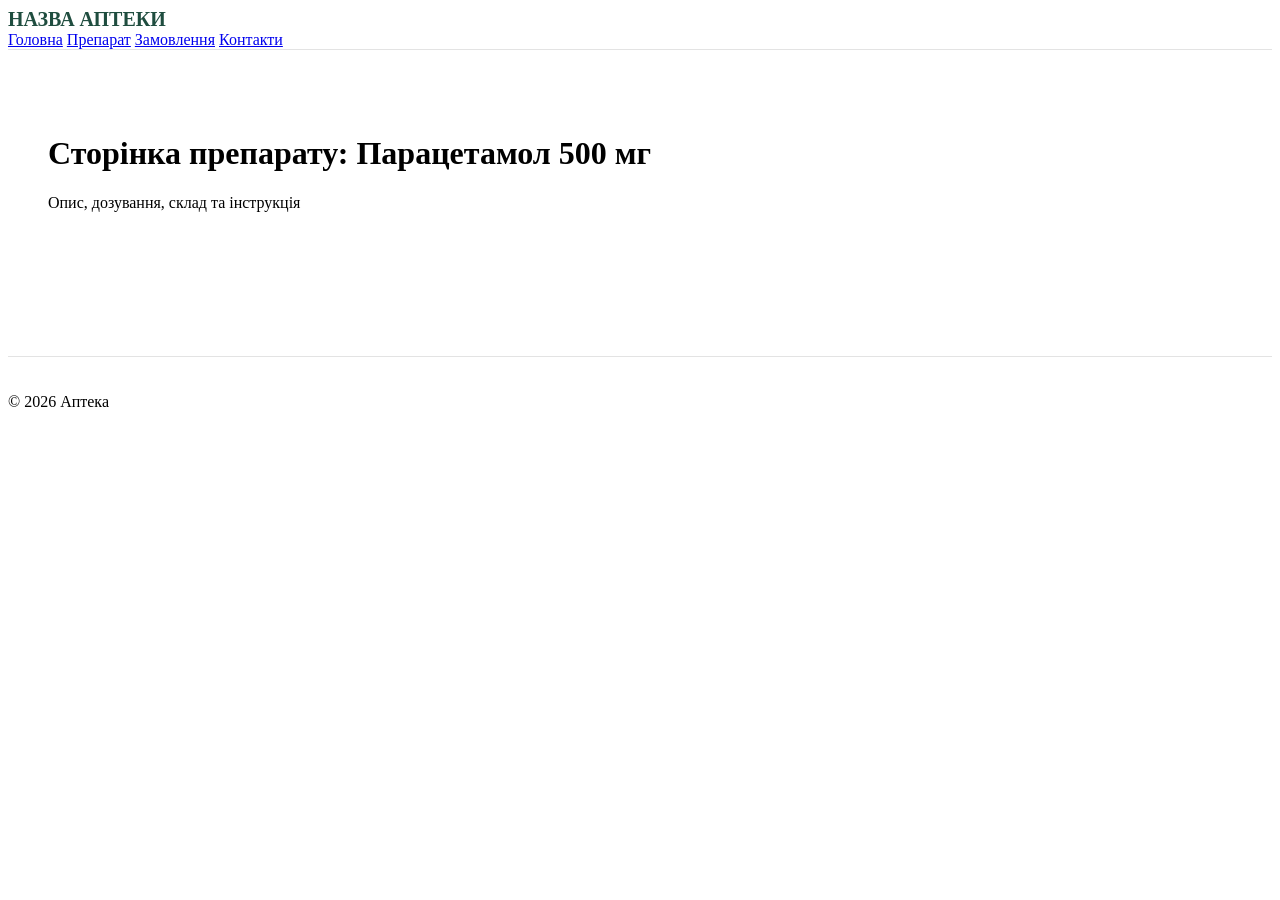
<file: product_old.html>
<!DOCTYPE html>
<html lang="uk">
<head>
  <meta charset="UTF-8">
  <meta name="viewport" content="width=device-width, initial-scale=1.0">
  <title>Парацетамол</title>
  <link rel="stylesheet" href="css/variables.css">
  <link rel="stylesheet" href="css/grid.css">
</head>
<body>

  <header style="background: var(--color-surface); border-bottom: 1px solid var(--color-border);">
    <div class="container header">
      <div style="font-weight: bold; font-size: 20px; color: var(--color-primary);">НАЗВА АПТЕКИ</div>
      <nav class="nav-links">
        <a href="main.html">Головна</a>
        <a href="product.html">Препарат</a>
        <a href="order.html">Замовлення</a>
        <a href="contacts.html">Контакти</a>
      </nav>
    </div>
  </header>

  <main class="container" style="padding: 40px 16px;">
    <div style="background-color: var(--color-dusty-beige); padding: 24px; border-radius: var(--radius); margin-bottom: 24px;">
      <h1>Сторінка препарату: Парацетамол 500 мг</h1>
      <p>Опис, дозування, склад та інструкція</p>
    </div>
  </main>

  <footer style="background: var(--color-surface); border-top: 1px solid var(--color-border); padding: 20px 0; margin-top: 40px;">
    <div class="container">
      <p>&copy; 2026 Аптека</p>
    </div>
  </footer>

</body>
</html>
</file>
<file: css/variables.css>
:root {
  /* Кольори */
  --color-primary: #1F4D3F;
  --color-accent: #C5C1AA;
  --color-accent-dark: #B3AF96;
  --color-bg-soft: #E6F2E6;
  --color-text: #1A1A1A;
  --color-text-muted: #6F6F6F;
  --color-border: #E3E3E3;

  /* Шрифти */
  --font-heading: "Montserrat", Arial, sans-serif;
  --font-body: "Inter", Arial, sans-serif;

  /* Радіуси й тіні */
  --radius-sm: 6px;
  --radius-lg: 24px;
  --radius-pill: 999px;
  --shadow-pill: 0 3px 6px rgba(0, 0, 0, .3);
  --shadow-header: 0 4px 10px rgba(0, 0, 0, .25);

  /* Геометрія */
  --header-h: 76px;
  --container: 1290px;
  --gap: 34px;

  /* Векторні SVG-іконки */
  --svg-location: url("data:image/svg+xml,%3Csvg xmlns='http://www.w3.org/2000/svg' viewBox='0 0 24 24' fill='none' stroke='white' stroke-width='2' stroke-linecap='round' stroke-linejoin='round'%3E%3Cpath d='M21 10c0 7-9 13-9 13s-9-6-9-13a9 9 0 0 1 18 0z'%3E%3C/path%3E%3Ccircle cx='12' cy='10' r='3'%3E%3C/circle%3E%3C/svg%3E");
  --svg-location-filled: url("data:image/svg+xml,%3Csvg xmlns='http://www.w3.org/2000/svg' viewBox='0 0 24 24' fill='white'%3E%3Cpath d='M12 2C8.13 2 5 5.13 5 9c0 5.25 7 13 7 13s7-7.75 7-13c0-3.87-3.13-7-7-7zm0 9.5c-1.38 0-2.5-1.12-2.5-2.5s1.12-2.5 2.5-2.5 2.5 1.12 2.5 2.5-1.12 2.5-2.5 2.5z'/%3E%3C/svg%3E");

  --svg-chevron-down: url("data:image/svg+xml,%3Csvg xmlns='http://www.w3.org/2000/svg' viewBox='0 0 24 24' fill='none' stroke='white' stroke-width='2.5' stroke-linecap='round' stroke-linejoin='round'%3E%3Cpolyline points='6 9 12 15 18 9'%3E%3C/polyline%3E%3C/svg%3E");

  --svg-saved: url("data:image/svg+xml,%3Csvg xmlns='http://www.w3.org/2000/svg' viewBox='0 0 24 24' fill='none' stroke='currentColor' stroke-width='2' stroke-linecap='round' stroke-linejoin='round'%3E%3Cpath d='M19 21l-7-5-7 5V5a2 2 0 0 1 2-2h10a2 2 0 0 1 2 2z'%3E%3C/path%3E%3C/svg%3E");
  --svg-saved-filled: url("data:image/svg+xml,%3Csvg xmlns='http://www.w3.org/2000/svg' viewBox='0 0 24 24' fill='currentColor'%3E%3Cpath d='M17 3H7c-1.1 0-1.99.9-1.99 2L5 21l7-3 7 3V5c0-1.1-.9-2-2-2z'/%3E%3C/svg%3E");

  --svg-user: url("data:image/svg+xml,%3Csvg xmlns='http://www.w3.org/2000/svg' viewBox='0 0 24 24' fill='none' stroke='currentColor' stroke-width='2' stroke-linecap='round' stroke-linejoin='round'%3E%3Cpath d='M20 21v-2a4 4 0 0 0-4-4H8a4 4 0 0 0-4 4v2'%3E%3C/path%3E%3Ccircle cx='12' cy='7' r='4'%3E%3C/circle%3E%3C/svg%3E");
  --svg-user-filled: url("data:image/svg+xml,%3Csvg xmlns='http://www.w3.org/2000/svg' viewBox='0 0 24 24' fill='currentColor'%3E%3Cpath d='M12 12c2.21 0 4-1.79 4-4s-1.79-4-4-4-4 1.79-4 4 1.79 4 4 4zm0 2c-2.67 0-8 1.34-8 4v2h16v-2c0-2.66-5.33-4-8-4z'/%3E%3C/svg%3E");

  --svg-shop: url("data:image/svg+xml,%3Csvg xmlns='http://www.w3.org/2000/svg' viewBox='0 0 24 24' fill='none' stroke='currentColor' stroke-width='2' stroke-linecap='round' stroke-linejoin='round'%3E%3Ccircle cx='9' cy='21' r='1'%3E%3C/circle%3E%3Ccircle cx='20' cy='21' r='1'%3E%3C/circle%3E%3Cpath d='M1 1h4l2.68 13.39a2 2 0 0 0 2 1.61h9.72a2 2 0 0 0 2-1.61L23 6H6'%3E%3C/path%3E%3C/svg%3E");
  --svg-shop-filled: url("data:image/svg+xml,%3Csvg xmlns='http://www.w3.org/2000/svg' viewBox='0 0 24 24' fill='currentColor'%3E%3Cpath d='M7 18c-1.1 0-1.99.9-1.99 2S5.9 22 7 22s2-.9 2-2-.9-2-2-2zM1 2v2h2l3.6 7.59-1.35 2.45c-.16.28-.25.61-.25.96 0 1.1.9 2 2 2h12v-2H7.42c-.14 0-.25-.11-.25-.25l.03-.12.9-1.63h7.45c.75 0 1.41-.41 1.75-1.03l3.58-6.49A1.003 1.003 0 0 0 20 4H5.21l-.94-2H1zm16 16c-1.1 0-1.99.9-1.99 2s.89 2 1.99 2 2-.9 2-2-.9-2-2-2z'/%3E%3C/svg%3E");

  --svg-catalog: url("data:image/svg+xml,%3Csvg xmlns='http://www.w3.org/2000/svg' viewBox='0 0 24 24' fill='currentColor'%3E%3Ccircle cx='7' cy='7' r='3'/%3E%3Ccircle cx='17' cy='7' r='3'/%3E%3Ccircle cx='7' cy='17' r='3'/%3E%3Ccircle cx='17' cy='17' r='3'/%3E%3C/svg%3E");
  --svg-search: url("data:image/svg+xml,%3Csvg xmlns='http://www.w3.org/2000/svg' viewBox='0 0 24 24' fill='none' stroke='white' stroke-width='2.5' stroke-linecap='round' stroke-linejoin='round'%3E%3Ccircle cx='11' cy='11' r='7'%3E%3C/circle%3E%3Cline x1='21' y1='21' x2='16.65' y2='16.65'%3E%3C/line%3E%3C/svg%3E");

  --svg-arrow-back: url("data:image/svg+xml,%3Csvg xmlns='http://www.w3.org/2000/svg' viewBox='0 0 24 24' fill='none' stroke='currentColor' stroke-width='2' stroke-linecap='round' stroke-linejoin='round'%3E%3Cpolyline points='14 18 8 12 14 6'%3E%3C/polyline%3E%3C/svg%3E");
  --svg-arrow-forward: url("data:image/svg+xml,%3Csvg xmlns='http://www.w3.org/2000/svg' viewBox='0 0 24 24' fill='none' stroke='currentColor' stroke-width='2' stroke-linecap='round' stroke-linejoin='round'%3E%3Cpolyline points='10 6 16 12 10 18'%3E%3C/polyline%3E%3C/svg%3E");

  --svg-home: url("data:image/svg+xml,%3Csvg xmlns='http://www.w3.org/2000/svg' viewBox='0 0 24 24' fill='none' stroke='currentColor' stroke-width='2' stroke-linecap='round' stroke-linejoin='round'%3E%3Cpath d='M3 9l9-7 9 7v11a2 2 0 0 1-2 2H5a2 2 0 0 1-2-2z'%3E%3C/path%3E%3Cpolyline points='9 22 9 12 15 12 15 22'%3E%3C/polyline%3E%3C/svg%3E");
}
</file>
<file: css/base.css>
@import url("https://fonts.googleapis.com/css2?family=Inter:wght@400;500;600&family=Montserrat:wght@400;500;600;700&family=Oswald:wght@300;400&display=swap");

*, *::before, *::after {
  box-sizing: border-box;
}

body {
  margin: 0;
  min-height: 100vh;
  display: flex;
  flex-direction: column;
  font-family: var(--font-body);
  color: var(--color-text);
  background: #fff;
  line-height: 1.3;
  overflow-x: hidden;
}

main {
  flex: 1;
}

img, svg {
  display: block;
  max-width: 100%;
}

a {
  color: inherit;
  text-decoration: none;
}

h1, h2, h3, h4, p {
  margin: 0;
}

ul {
  list-style: none;
  margin: 0;
  padding: 0;
}

button {
  font-family: inherit;
  cursor: pointer;
}

:focus-visible {
  outline: 2px solid var(--color-primary);
  outline-offset: 2px;
}
</file>
<file: css/layout.css>
.container {
    width: 100%;
    max-width: var(--container);
    margin: 0 auto;
    padding: 0 20px;
  }
  
  /* Верхня смуга */
  .topbar {
    height: 34px;
    display: flex;
    align-items: center;
    background: var(--color-primary);
    color: #fff;
    font: 500 14px var(--font-heading);
  }
  
  .topbar__inner {
    display: flex;
    justify-content: space-between;
    align-items: center;
    width: 100%;
    max-width: 100%;
    padding: 0 44px;
  }
  
  /* Шапка */
  .header {
    position: sticky;
    top: 0;
    z-index: 100;
    height: var(--header-h);
    background: #fff;
    box-shadow: var(--shadow-header);
  }
  
  .header__inner {
    display: flex;
    align-items: center;
    justify-content: flex-start;
    width: 100%;
    max-width: 100%;
    height: 100%;
    padding-left: 44px;
    padding-right: 0;
    gap: 20px;
  }
  
  .logo,
  .pill {
    flex-shrink: 0;
  }
  
  /* Пошук */
  .search {
    flex: 1 1 200px;
    min-width: 160px;
    position: relative;
    display: block;
  }
  
  /* Секції */
  .section-head {
    display: flex;
    justify-content: space-between;
    align-items: center;
    margin: 0 0 16px;
  }
  
  .section-head h2 {
    font: 700 18px var(--font-heading);
    color: var(--color-primary);
  }
  
  .section-head + .products-grid {
    margin-bottom: 44px;
  }
  
  /* Сітка товарів */
  .products-grid {
    display: grid;
    grid-template-columns: repeat(4, 1fr);
    gap: var(--gap);
  }
  
  .pagination {
    display: none;
  }
  
  /* Футер */
  .footer {
    overflow: hidden;
    padding: 36px 0 0;
    background: var(--color-accent);
    font-family: var(--font-heading);
  }
  
  .footer .container {
    max-width: 1440px;
    padding: 0 48px;
  }
  
  .footer__top {
    display: flex;
    flex-direction: row;
    justify-content: space-between;
    align-items: center;
  }
  
  .footer__cols {
    display: grid;
    grid-template-columns: 48% 34% 1fr;
    gap: 24px;
  }
</file>
<file: css/components.css>
/*  Векторні іконки */
.icon {
  display: inline-block;
  flex: none;
  width: var(--icon-size, 24px);
  height: var(--icon-size, 24px);
  background-color: currentColor;
  transition: transform .2s;
  -webkit-mask: var(--icon) center / contain no-repeat;
          mask: var(--icon) center / contain no-repeat;
}

.icon--location      { --icon: var(--svg-location); --icon-filled: var(--svg-location-filled); }
.icon--chevron       { --icon: var(--svg-chevron-down); }
.icon--saved         { --icon: var(--svg-saved);    --icon-filled: var(--svg-saved-filled); }
.icon--user          { --icon: var(--svg-user);     --icon-filled: var(--svg-user-filled); }
.icon--shop          { --icon: var(--svg-shop);     --icon-filled: var(--svg-shop-filled); }
.icon--catalog       { --icon: var(--svg-catalog); }
.icon--search        { --icon: var(--svg-search); }
.icon--arrow-back    { --icon: var(--svg-arrow-back); }
.icon--arrow-forward { --icon: var(--svg-arrow-forward); }
.icon--home          { --icon: var(--svg-home); }

.topbar__city:hover .icon,
.action.is-active .icon {
  -webkit-mask-image: var(--icon-filled);
          mask-image: var(--icon-filled);
}

/*  Верхня смуга */
.topbar strong {
  margin-left: 6px;
  font-weight: 600;
}

.topbar__city {
  display: inline-flex;
  align-items: center;
  gap: 6px;
  font-weight: 600;
  white-space: nowrap;
}

.topbar__city .icon {
  --icon-size: 16px;
}

/* Шапка */
.logo {
  display: flex;
  align-items: center;
  gap: 12px;
  flex: none;
  font: 700 24px var(--font-heading);
  color: var(--color-primary);
}

.logo img {
  width: 48px;
  height: 48px;
}

.pill {
  position: relative;
  display: inline-flex;
  align-items: center;
  gap: 8px;
  flex: none;
  height: 36px;
  padding: 0 16px;
  line-height: 1;
  border-radius: var(--radius-pill);
  border: none;
  
  background: linear-gradient(180deg, #2A6655 0%, var(--color-primary) 55%, #123328 100%);
  color: #ffffff;
  font: 700 14px var(--font-heading);
  white-space: nowrap;
  text-shadow: 0 1px 2px rgba(0, 0, 0, 0.35);

  box-shadow: 
    0 5px 12px rgba(31, 77, 63, 0.35),
    0 2px 4px rgba(0, 0, 0, 0.15),
    inset 0 1px 2px rgba(255, 255, 255, 0.4);
    
  transition: transform 0.18s ease, box-shadow 0.18s ease;
  overflow: hidden;
}

.pill::before {
  content: '';
  position: absolute;
  top: 3px;
  bottom: 3px;
  left: 4px;
  right: 4px;
  border-radius: var(--radius-pill);
  box-shadow: 
    inset 0 3px 5px rgba(0, 0, 0, 0.45),
    inset 0 -1px 3px rgba(255, 255, 255, 0.25);
  border: 1px solid rgba(0, 0, 0, 0.2);
  pointer-events: none;
}

.pill:hover {
  transform: translateY(-1.5px);
  box-shadow: 
    0 8px 18px rgba(31, 77, 63, 0.45),
    0 3px 6px rgba(0, 0, 0, 0.2),
    inset 0 1px 2px rgba(255, 255, 255, 0.5);
}

.pill:active {
  transform: translateY(1px);
  box-shadow: 
    0 2px 5px rgba(31, 77, 63, 0.2),
    inset 0 4px 8px rgba(0, 0, 0, 0.5);
}

.pill .icon {
  --icon-size: 18px;
}

.search input {
  display: block;
  width: 100%;
  height: 42px;
  padding: 0 48px 0 20px;
  border: 0;
  border-radius: var(--radius-pill);
  box-shadow: var(--shadow-pill);
  font: 400 13px var(--font-body);
  color: var(--color-text);
  outline: none;
}

.search input::placeholder {
  color: #9a9a9a;
}

.search__btn {
  position: absolute;
  right: 4px;
  top: 50%;
  transform: translateY(-50%);
  width: 34px;
  height: 34px;
  padding: 0;
  border: 0;
  border-radius: 50%;
  color: #fff;
  background: linear-gradient(180deg, #2A6655 0%, var(--color-primary) 100%);
  box-shadow: 
    0 3px 7px rgba(0, 0, 0, 0.18),
    inset 0 1px 1px rgba(255, 255, 255, 0.4);
  display: grid;
  place-items: center;
  z-index: 2;
  cursor: pointer;
  transition: transform 0.18s ease, box-shadow 0.18s ease;
}

.search__btn:hover {
  transform: translateY(-50%) scale(1.05);
  box-shadow: 
    0 5px 10px rgba(0, 0, 0, 0.22),
    inset 0 1px 1px rgba(255, 255, 255, 0.5);
}

.search__btn:active {
  transform: translateY(-50%) scale(0.95);
  box-shadow: inset 0 2px 4px rgba(0, 0, 0, 0.35);
}

.search__btn .icon {
  --icon-size: 18px;
}

/* Меню */
.header__actions {
  position: relative;
  margin-left: 64px;
  flex-shrink: 0;
  align-self: stretch;
  display: flex;
  align-items: center;
  gap: 26px;
  padding: 0 36px 0 16px;
  background-color: var(--color-accent);
}

.header__actions::before {
  content: "";
  position: absolute;
  top: 0;
  right: 100%;
  width: 44px;
  height: 100%;
  background-color: var(--color-accent);
  pointer-events: none;
  -webkit-mask: url("data:image/svg+xml,%3Csvg xmlns='http://www.w3.org/2000/svg' viewBox='0 0 44 76' preserveAspectRatio='none'%3E%3Cpath d='M44 0 C24 0, 10 32, 22 50 C28 58, 16 76, 0 76 L44 76 Z' fill='black'/%3E%3C/svg%3E") no-repeat center / 100% 100%;
          mask: url("data:image/svg+xml,%3Csvg xmlns='http://www.w3.org/2000/svg' viewBox='0 0 44 76' preserveAspectRatio='none'%3E%3Cpath d='M44 0 C24 0, 10 32, 22 50 C28 58, 16 76, 0 76 L44 76 Z' fill='black'/%3E%3C/svg%3E") no-repeat center / 100% 100%;
}

.action {
  display: flex;
  flex-direction: column;
  align-items: center;
  gap: 3px;
  font: 500 12px var(--font-heading);
  color: var(--color-primary);
}

.action__icon {
  position: relative;
  display: block;
}

.action .icon {
  --icon-size: 22px;
}

.badge {
  position: absolute;
  top: -6px;
  right: -10px;
  width: 16px;
  height: 16px;
  border-radius: 50%;
  background: var(--color-primary);
  color: #fff;
  font: 700 9px var(--font-heading);
  display: grid;
  place-items: center;
}

/* Банер */
.hero {
  position: relative;
  min-height: 210px;
  margin: 20px 0 90px; 
  padding: 36px 48px;
  display: flex;
  align-items: center;
  background: var(--color-bg-soft);
  border-radius: var(--radius-lg);
  overflow: visible !important; 
}

.hero__text {
  max-width: 48%;
  z-index: 2;
}

.hero__title {
  font: 700 32px var(--font-heading);
  color: var(--color-primary);
  line-height: 1.2;
}

.hero__sub {
  margin: 12px 0 24px;
  font: 400 13px var(--font-body);
}
.btn-outline {
  display: inline-flex;
  align-items: center;
  height: 34px;
  padding: 0 14px;
  border: 1.5px solid var(--color-primary);
  border-radius: var(--radius-sm);
  background: transparent;
  color: var(--color-primary);
  font: 600 12px var(--font-heading);
  transition: background .2s, color .2s;
}

.btn-outline:hover {
  background: var(--color-primary);
  color: #fff;
}
.hero__img {
  position: absolute;
  top: 0;
  right: 0;
  height: 288px; 
  width: auto;
  object-fit: contain;
  object-position: top right;
  pointer-events: none;
  z-index: 3;
}

/* Стрілки */
.arrows {
  display: flex;
  gap: 10px;
}

.arrow {
  width: 32px;
  height: 32px;
  padding: 0;
  border: 1px solid rgba(0, 0, 0, 0.06) !important;
  border-radius: var(--radius-sm);
  
  background: linear-gradient(180deg, #F7F7F7 0%, #E8E8E8 65%, #DCDBDC 100%) !important;
  color: #7A7A7A;
  display: grid;
  place-items: center;
  cursor: pointer;
  
  box-shadow: 
    0 3px 6px rgba(0, 0, 0, 0.08),
    0 1px 2px rgba(0, 0, 0, 0.04),
    inset 0 1px 1px rgba(255, 255, 255, 0.9) !important;
    
  transition: all 0.18s cubic-bezier(0.25, 0.8, 0.25, 1) !important;
}

.arrow .icon {
  --icon-size: 16px;
}
.arrow:hover:not(:disabled) {
  background: linear-gradient(180deg, #FFFFFF 0%, #E2E2E2 65%, #D5D5D5 100%) !important;
  color: var(--color-primary);
  transform: translateY(-1px);
  box-shadow: 
    0 5px 10px rgba(0, 0, 0, 0.12),
    inset 0 1px 1px rgba(255, 255, 255, 1) !important;
}

.arrow:active:not(:disabled) {
  transform: translateY(1px);
  box-shadow: 
    0 1px 2px rgba(0, 0, 0, 0.08),
    inset 0 2px 4px rgba(0, 0, 0, 0.18) !important;
}

.arrow:disabled {
  opacity: .35;
  cursor: default;
  box-shadow: none !important;
  transform: none !important;
  background: #E8E8E8 !important;
}

/* Картка товару */
.product-card {
  position: relative;
  display: flex;
  flex-direction: column;
  min-height: 297px;
  padding: 12px 14px 14px;
  background: #fff;
  border: 1px solid var(--color-border);
  border-radius: var(--radius-sm);
  transition: transform .2s, box-shadow .2s;
  box-shadow: 
    0 12px 30px rgba(8, 76, 66, 0.08),
    inset 0 2px 4px rgba(255, 255, 255, 0.9),
    inset 0 -3px 6px rgba(180, 165, 140, 0.3);
}

.product-card:hover {
  transform: translateY(-2px);
  box-shadow: 0 6px 14px rgba(0, 0, 0, .08);
}

.product-card__overlay {
  position: absolute;
  inset: 0;
  z-index: 1;
}

/* Кнопка збереження */
.save {
  position: absolute;
  top: 0;
  right: 0;
  z-index: 3;
  width: 28px;
  height: 28px;
  display: grid;
  place-items: center;
  background: #fff;
  border: 1px solid var(--color-border);
  border-radius: 0 var(--radius-sm) 0 var(--radius-sm);
  color: var(--color-primary);
  cursor: pointer;
  transition: transform .2s;
}

.save input {
  position: absolute;
  inset: 0;
  width: 100%;
  height: 100%;
  margin: 0;
  opacity: 0;
  cursor: pointer;
}

.save .icon {
  --icon-size: 13px;
  pointer-events: none;
}

.save:hover .icon {
  transform: scale(1.15);
}

.save input:checked + .icon {
  -webkit-mask-image: var(--svg-saved-filled);
          mask-image: var(--svg-saved-filled);
}

.product-card__img {
  width: 100%;
  height: 175px;
  object-fit: contain;
}

.product-card__title {
  margin-top: 10px;
  min-height: 34px;
  font: 400 14px/1.35 var(--font-body);
}

.product-card__title a {
  position: relative;
  z-index: 2;
}

.product-card__title a:hover {
  text-decoration: underline;
}

.product-card__bottom {
  margin-top: auto;
  display: flex;
  justify-content: space-between;
  align-items: flex-end;
  gap: 8px;
  padding-top: 12px;
}

.product-card__price {
  font: 700 15px var(--font-heading);
}

.product-card__stock {
  margin-top: 3px;
  font: 400 9px var(--font-body);
  color: var(--color-text-muted);
}

.product-card__actions {
  position: relative;
  z-index: 3;
  display: flex;
  align-items: center;
  gap: 8px;
}

.btn-cart {
  display: inline-flex;
  align-items: center;
  gap: 6px;
  height: 34px;
  padding: 0 10px;
  border: 0;
  border-radius: var(--radius-sm);
  background: var(--color-accent);
  color: var(--color-primary);
  font: 700 12px var(--font-heading);
  box-shadow: 0 2px 4px rgba(0, 0, 0, .2);
  transition: background .2s;
}

.btn-cart .icon {
  --icon-size: 16px;
}

.btn-cart:hover {
  background: var(--color-accent-dark);
}

.product-card--out {
  color: #9a9a9a;
}

.product-card--out > *:not(.product-card__bottom):not(.product-card__overlay) {
  opacity: .55;
}

.product-card--out .btn-cart {
  display: none;
}

/*  Футер  */
.footer a, .footer li, .footer p {
  font-family: inherit;
}

.footer__pay, .footer__social {
  display: flex;
  flex-direction: row;
  align-items: center;
  gap: 12px;
}

.footer__pay img {
  height: 24px;
  width: auto;
}

.footer__pay img[alt="Google Pay"] {
  height: 18px;
}

.footer__social img {
  width: 32px;
  height: 32px;
  object-fit: contain;
}

.footer__label {
  font: 700 12px var(--font-heading);
  color: var(--color-primary);
  text-transform: uppercase;
}

.footer__line {
  margin: 14px 0 22px;
  border: 0;
  border-top: 1px solid rgba(0, 0, 0, .6);
}

.footer h4 {
  margin-bottom: 8px;
  font: 700 13px var(--font-heading);
  color: var(--color-primary);
  text-transform: uppercase;
}

.footer li, .footer__contacts p {
  font: 400 12px/1.4 var(--font-heading);
  color: #5c5c52;
}

.footer li a:hover {
  color: var(--color-primary);
  text-decoration: underline;
}

.footer__contacts .footer__phone {
  margin-bottom: 4px;
  font: 700 16px var(--font-heading);
  color: var(--color-primary);
}

.footer__contacts .gap {
  margin-top: 14px;
}

.footer__warning {
  min-height: 80px;
  padding: 16px 0;
  display: flex;
  align-items: center;
  justify-content: center;
}

.footer__warning span {
  display: block;
  white-space: nowrap;
  color: #555;
  letter-spacing: -1px;
  font: 300 32px/1 "Oswald", "Arial Narrow", sans-serif;
  transform: scale(0.85, 2.2);
}

.footer__list {
  display: block;
}

.mobile-nav {
  display: none;
}

 /* АДАПТИВНІ СТИЛІ ДЛЯ ПЛАНШЕТА (641px – 1024px) */

@media (min-width: 641px) and (max-width: 1024px) {
  :root {
    --gap: 20px;
  }

  .container {
    padding: 0 24px;
  }

  /* Верхня зелена смуга */
  .topbar__inner {
    padding: 0 24px;
    font-size: 13px;
  }

  /* Шапка */
  .header {
    position: relative;
    height: auto;
    background: #fff;
    padding: 0;
    overflow: visible !important;
  }

  .header::after {
    display: none;
  }

  .header::before {
    content: "";
    position: absolute;
    top: 0;
    right: 0;
    bottom: 0;
    width: 360px;
    background-color: var(--color-accent);
    z-index: 1;
    pointer-events: none;
    clip-path: path("M 360 0 L 80 0 C 40 0, 10 35, 45 68 C 65 88, 30 130, 0 130 L 360 130 Z");
  }

  .header__inner {
    position: relative;
    display: flex;
    flex-wrap: wrap;
    align-items: center;
    padding: 12px 24px 14px;
    gap: 0;
    z-index: 2;
  }

  /* Логотип + Аптека */
  .logo {
    order: 1 !important;
    display: flex;
    align-items: center;
    gap: 10px;
    height: 48px;
    margin-right: 18px;
    font-size: 22px;
  }

  .logo img {
    width: 40px;
    height: 40px;
  }

  /* Каталог */
  .btn-catalog {
    order: 2 !important;
    height: 36px;
    padding: 0 16px;
    font-size: 13px;
    margin-right: 12px;
  }

  /* Всі аптеки */
  .btn-pharmacies {
    order: 3 !important;
    height: 36px;
    padding: 0 16px;
    font-size: 13px;
    margin-right: 0;
  }

  /* Блок дій */
  .header__actions {
    order: 4 !important;
    margin-left: auto;
    display: flex;
    align-items: center;
    gap: 22px;
    height: 48px;
    padding: 0 10px 0 20px;
    background-color: transparent !important;
    position: relative;
    z-index: 3;
  }

  .header__actions::before {
    display: none;
  }

  .action {
    font-size: 11px;
  }

  .action .icon {
    --icon-size: 22px;
  }

  /* Поле пошуку */
  .search {
    order: 5 !important;
    flex: 0 0 100%;
    width: 100%;
    margin-top: 14px;
    position: relative;
    z-index: 3;
  }

  .search input {
    height: 44px;
    background: #fff;
    box-shadow: 0 2px 8px rgba(0, 0, 0, 0.1);
  }

  .search__btn {
    right: 4px;
  }

  /* Банер */
  .hero {
    min-height: 250px;
    margin: 20px 0 44px;
    padding: 0 32px;
  }

  .hero__title {
    font-size: 24px;
  }

  .hero__sub {
    font-size: 13px;
    margin: 8px 0 18px;
  }

  .hero__img {
    height: 280px;
    top: 0;
    right: -10px;
  }

  /* Стрілочки слайдера товарів */
  .arrows {
    display: flex;
    gap: 8px;
  }

  .arrow {
    width: 32px;
    height: 32px;
  }

  .products-grid {
    display: grid !important;
    grid-template-columns: repeat(2, 1fr) !important;
    gap: 18px;
  }

  /* Картки товарів */
  .product-card {
    min-height: 310px;
    padding: 14px;
  }

  .product-card .save {
    position: absolute;
    top: 0;
    right: 0;
    width: 30px;
    height: 30px;
    display: grid;
    place-items: center;
  }

  .product-card__img {
    height: 170px;
  }

  .product-card__bottom {
    display: flex;
    justify-content: space-between;
    align-items: flex-end;
  }

  .btn-cart {
    height: 36px;
    padding: 0 14px;
  }

  .pagination {
    display: none;
  }

  /* Футер планшета */
  .footer .container {
    padding: 0 24px;
  }

  .footer__cols {
    display: grid;
    grid-template-columns: 38% 32% 1fr;
    gap: 20px;
    align-items: start;
  }

  .footer__contacts {
    grid-column: auto;
  }
}

/* АДАПТИВНІ СТИЛІ (Телефон ≤ 640px) */

@media (max-width: 640px) {
  .topbar {
    height: auto;
    padding: 6px 0;
    font-size: 11px;
  }

  .topbar__inner {
    padding: 0 14px;
  }

  .topbar__city .icon {
    -webkit-mask-image: var(--svg-chevron-down) !important;
            mask-image: var(--svg-chevron-down) !important;
    --icon-size: 11px;
  }

  .header {
    height: auto;
    padding: 10px 14px;
  }

  .header__inner {
    display: flex;
    flex-direction: column;
    align-items: stretch;
    gap: 10px;
    padding: 0;
  }

  .pill,
  .header__actions {
    display: none;
  }

  .logo {
    justify-content: center;
    font-size: 20px;
  }

  .logo img {
    width: 36px;
    height: 36px;
  }

  .search {
    width: 100%;
    min-width: 0;
    flex: none;
  }

  .search input {
    width: 100%;
    padding: 0 46px 0 16px;
  }

  .search__btn {
    right: 4px;
  }

  .hero {
    display: flex;
    flex-direction: column;
    background: transparent !important;
    padding: 0;
    margin: 10px 0 24px;
    min-height: auto;
    overflow: visible;
  }

  .hero__img {
    position: static;
    transform: none;
    height: 180px;
    width: auto;
    max-width: 100%;
    margin: 0 0 -18px auto; /* нахлест капсул на зелену плашку */
    display: block;
    z-index: 2;
  }

  .hero__text {
    width: 100%;
    max-width: 100%;
    background: var(--color-bg-soft) !important; /* зелений фон для картки з текстом */
    border-radius: var(--radius-lg);
    padding: 28px 20px 20px;
    text-align: left;
    box-sizing: border-box;
    z-index: 1;
  }

  .hero__title {
    font-size: 20px;
    line-height: 1.25;
    color: var(--color-primary);
  }

  .hero__sub {
    margin: 10px 0 18px;
    font-size: 13px;
    color: var(--color-text);
  }

  .btn-outline {
    width: 100%;
    justify-content: center;
    height: 38px;
    font-size: 13px;
    border: 1.5px solid var(--color-primary);
    border-radius: var(--radius-sm);
    background: transparent;
    color: var(--color-primary);
    box-sizing: border-box;
  }

  .arrows {
    display: none;
  }

  .products-grid {
    grid-template-columns: 1fr;
    gap: 14px;
  }

  .section-head + .products-grid {
    margin-bottom: 16px;
  }

  /* Мобільна картка*/
  .product-card .save {
    position: relative;
    top: auto;
    right: auto;
    width: 34px;
    height: 34px;
    border-radius: var(--radius-sm);
  }

  .product-card .save .icon {
    --icon-size: 16px;
  }

  .pagination {
    display: flex;
    justify-content: center;
    align-items: center;
    gap: 8px;
    margin: 16px 0 32px;
  }

  .page-btn {
    width: 36px;
    height: 36px;
    padding: 0;
    display: inline-flex;
    align-items: center;
    justify-content: center;
    border-radius: var(--radius-sm);
    background: #E8ECE9;
    color: var(--color-primary);
    font: 600 13px var(--font-heading);
    border: 0;
  }

  .page-btn.is-active {
    background: var(--color-primary);
    color: #fff;
  }

  /* Мобільний футер  */
  .footer {
    padding-bottom: 80px;
    text-align: center;
  }

  .footer .container {
    display: flex;
    flex-direction: column;
    padding: 0 16px;
  }

  .footer__cols {
    display: flex;
    flex-direction: column;
    gap: 10px;
    order: 1;
    margin-bottom: 20px;
  }

  /* Акордеони на телефоні */
  .footer__title {
    display: flex;
    justify-content: center;
    align-items: center;
    position: relative;
    padding: 12px 24px;
    margin-bottom: 0;
    border-bottom: 1px solid rgba(0, 0, 0, 0.15);
    cursor: pointer;
    font: 700 13px var(--font-heading);
    color: var(--color-primary);
    text-align: center;
  }

  .footer__title::after {
    content: "⌵";
    position: absolute;
    right: 8px;
    font-size: 15px;
    font-weight: bold;
  }

  .footer__col.is-open .footer__title::after {
    content: "︿";
  }

  /* Початково списки приховані на телефоні */
  .footer__list {
    display: none;
    padding: 8px 0 12px;
  }

  .footer__col.is-open .footer__list {
    display: block;
  }

  .footer__col li {
    padding: 4px 0;
  }

  .footer__contacts {
    text-align: center;
    padding: 10px 0;
  }

  .footer__contacts .gap {
    margin-top: 8px;
  }

  .footer__line {
    display: none;
  }

  .footer__top {
    display: flex;
    flex-direction: column;
    align-items: center;
    gap: 14px;
    order: 2;
  }

  .footer__pay,
  .footer__social {
    justify-content: center;
    width: 100%;
  }

  .footer__warning {
    order: 3;
  }

  .footer__warning span {
    font-size: 15px;
    transform: none;
    white-space: normal;
    text-align: center;
  }

  /* Нижнє меню */
  .mobile-nav {
    display: flex !important;
    justify-content: space-around;
    align-items: center;
    position: fixed !important;
    bottom: 0 !important;
    left: 0 !important;
    right: 0 !important;
    width: 100vw;
    height: 58px;
    background-color: var(--color-accent) !important;
    border-top: 1px solid rgba(0, 0, 0, 0.1);
    box-shadow: 0 -3px 12px rgba(0, 0, 0, 0.12);
    z-index: 99999 !important;
  }

  .mobile-nav__item {
    display: flex;
    flex-direction: column;
    align-items: center;
    gap: 2px;
    font: 600 10px var(--font-heading);
    color: var(--color-primary);
  }

  .mobile-nav__item .icon {
    --icon-size: 20px;
  }
}
/* ==========================================================================
   МАКСИМАЛЬНИЙ 3D-ОБ'ЄМ ДЛЯ КНОПОК-ТАБЛЕТОК (ВИКОРИСТОВУЮЧИ ВАШІ КОЛЬОРИ)
   ========================================================================== */

/* 1. БЕЖЕВА ОБ'ЄМНА ТАБЛЕТКА (ДОДАТИ ТОВАР) — ВИКОРИСТОВУЄ #C5C1AA ТА #B3AF96 */
.ph-card__add {
  position: relative !important;
  display: inline-flex !important;
  align-items: center !important;
  justify-content: center !important;
  gap: 6px !important;
  padding: 9px 20px !important; /* Відчутно більші та об'ємніші */
  border-radius: 999px !important;
  border: none !important;
  cursor: pointer !important;
  
  /* Насичений об'ємний градієнт з ваших кольорів */
  background: linear-gradient(180deg, #D5D1BA 0%, var(--color-accent) 55%, var(--color-accent-dark) 100%) !important;
  
  /* Потужна зовнішня 3D-тінь для підняття над карткою */
  box-shadow: 
    0 8px 20px rgba(160, 150, 130, 0.35),
    0 3px 6px rgba(0, 0, 0, 0.1),
    inset 0 1px 3px rgba(255, 255, 255, 0.8) !important;
    
  color: var(--color-primary) !important;
  font-family: var(--font-heading, sans-serif) !important;
  font-weight: 700 !important;
  font-size: 13px !important;
  transition: all 0.2s cubic-bezier(0.25, 0.8, 0.25, 1) !important;
  overflow: hidden !important;
}

/* Глибока внутрішня втиснута рамка для бежевої пігулки */
.ph-card__add::before {
  content: '' !important;
  position: absolute !important;
  top: 4px !important;
  bottom: 4px !important;
  left: 5px !important;
  right: 5px !important;
  border-radius: 999px !important;
  
  box-shadow: 
    inset 0 4px 6px rgba(130, 120, 100, 0.45),  /* Темна тінь зверху всередині */
    inset 0 -2px 10px rgba(255, 255, 255, 0.6) !important; /* Відблиск знизу */
    
  border: 1px solid rgba(130, 120, 100, 0.25) !important;
  pointer-events: none !important;
}

.ph-card__add:hover {
  transform: translateY(-2px) !important;
  box-shadow: 
    0 12px 25px rgba(160, 150, 130, 0.45),
    0 5px 10px rgba(0, 0, 0, 0.15),
    inset 0 1px 3px rgba(255, 255, 255, 0.9) !important;
}

.ph-card__add:active {
  transform: translateY(2px) !important;
  box-shadow: 
    0 3px 8px rgba(160, 150, 130, 0.25),
    inset 0 5px 10px rgba(120, 110, 90, 0.6) !important;
}


/* 2. ЗЕЛЕНА ОБ'ЄМНА ТАБЛЕТКА (БАНЕР / ПІДТВЕРДЖЕННЯ) — ВИКОРИСТОВУЄ #1F4D3F */
.btn-banner,
.btn-confirm {
  position: relative !important;
  display: inline-flex !important;
  align-items: center !important;
  justify-content: center !important;
  gap: 10px !important;
  padding: 14px 34px !important; /* Великий, солідний розмір */
  border-radius: 999px !important;
  border: none !important;
  cursor: pointer !important;
  
  /* Глибокий об'ємний зелений градієнт */
  background: linear-gradient(180deg, #2A6655 0%, var(--color-primary) 55%, #123328 100%) !important;
  
  /* Потужна зовнішня 3D-тінь */
  box-shadow: 
    0 12px 30px rgba(31, 77, 63, 0.4),
    0 4px 10px rgba(0, 0, 0, 0.2),
    inset 0 1px 3px rgba(255, 255, 255, 0.4) !important;
    
  color: #ffffff !important;
  font-family: var(--font-heading, sans-serif) !important;
  font-weight: 700 !important;
  font-size: 15px !important;
  text-shadow: 0 1px 2px rgba(0, 0, 0, 0.4) !important;
  transition: all 0.2s cubic-bezier(0.25, 0.8, 0.25, 1) !important;
  overflow: hidden !important;
}

/* Глибока внутрішня втиснута рамка для зеленої пігулки */
.btn-banner::before,
.btn-confirm::before {
  content: '' !important;
  position: absolute !important;
  top: 4px !important;
  bottom: 4px !important;
  left: 5px !important;
  right: 5px !important;
  border-radius: 999px !important;
  
  box-shadow: 
    inset 0 4px 8px rgba(0, 0, 0, 0.55),
    inset 0 -2px 4px rgba(255, 255, 255, 0.3) !important;
    
  border: 1px solid rgba(0, 0, 0, 0.3) !important;
  pointer-events: none !important;
}

.btn-banner:hover,
.btn-confirm:hover {
  transform: translateY(-2px) !important;
  box-shadow: 
    0 16px 36px rgba(31, 77, 63, 0.5),
    0 6px 14px rgba(0, 0, 0, 0.25),
    inset 0 1px 3px rgba(255, 255, 255, 0.5) !important;
}

.btn-banner:active,
.btn-confirm:active {
  transform: translateY(2px) !important;
  box-shadow: 
    0 4px 10px rgba(31, 77, 63, 0.25),
    inset 0 6px 12px rgba(0, 0, 0, 0.65) !important;
}
</file>
<file: css/checkout.css>
:root {
    --co-card: #F4F4F4;
    --co-field: #E4E4E4;
    --co-text: #4A4A4A;
    --co-muted: #8A8A8A;
    --co-error: #C0392B;
  
    --svg-return: url("data:image/svg+xml,%3Csvg xmlns='http://www.w3.org/2000/svg' viewBox='0 0 24 24' fill='none' stroke='currentColor' stroke-width='2.5' stroke-linecap='round' stroke-linejoin='round'%3E%3Cpolyline points='9 14 4 9 9 4'%3E%3C/polyline%3E%3Cpath d='M20 20v-7a4 4 0 0 0-4-4H4'%3E%3C/path%3E%3C/svg%3E");
    --svg-phone: url("data:image/svg+xml,%3Csvg xmlns='http://www.w3.org/2000/svg' viewBox='0 0 24 24' fill='none' stroke='currentColor' stroke-width='2' stroke-linecap='round' stroke-linejoin='round'%3E%3Cpath d='M22 16.92v3a2 2 0 0 1-2.18 2 19.79 19.79 0 0 1-8.63-3.07 19.5 19.5 0 0 1-6-6 19.79 19.79 0 0 1-3.07-8.67A2 2 0 0 1 4.11 2h3a2 2 0 0 1 2 1.72 12.84 12.84 0 0 0 .7 2.81 2 2 0 0 1-.45 2.11L8.09 9.91a16 16 0 0 0 6 6l1.27-1.27a2 2 0 0 1 2.11-.45 12.84 12.84 0 0 0 2.81.7A2 2 0 0 1 22 16.92z'%3E%3C/path%3E%3C/svg%3E");
    --svg-pencil: url("data:image/svg+xml,%3Csvg xmlns='http://www.w3.org/2000/svg' viewBox='0 0 24 24' fill='none' stroke='currentColor' stroke-width='2' stroke-linecap='round' stroke-linejoin='round'%3E%3Cpath d='M17 3a2.828 2.828 0 1 1 4 4L7.5 20.5 2 22l1.5-5.5L17 3z'%3E%3C/path%3E%3C/svg%3E");
    --svg-message: url("data:image/svg+xml,%3Csvg xmlns='http://www.w3.org/2000/svg' viewBox='0 0 24 24' fill='none' stroke='currentColor' stroke-width='2' stroke-linecap='round' stroke-linejoin='round'%3E%3Cpath d='M21 15a2 2 0 0 1-2 2H7l-4 4V5a2 2 0 0 1 2-2h14a2 2 0 0 1 2 2z'%3E%3C/path%3E%3Cline x1='12' y1='8' x2='12' y2='14'%3E%3C/line%3E%3Cline x1='9' y1='11' x2='15' y2='11'%3E%3C/line%3E%3C/svg%3E");
  }
  
  /* Прив'язка іконок */
  .icon--return  { --icon: var(--svg-return);  --icon-size: 34px; }
  .icon--phone   { --icon: var(--svg-phone);   --icon-size: 24px; }
  .icon--pencil  { --icon: var(--svg-pencil);  --icon-size: 18px; }
  .icon--message { --icon: var(--svg-message); --icon-size: 18px; }
  
  /*  Спрощена шапка  */
  .header-simple {
    display: flex;
    justify-content: center;
    align-items: center;
    height: 66px;
    background: var(--color-accent);
  }
  
  .header-simple .logo {
    font-size: 24px;
  }
  
  .header-simple .logo img {
    width: 44px;
    height: 44px;
  }
  
  /*  Заголовок  */
  .checkout {
    padding: 0 30px 70px;
  }
  
  .checkout__title {
    display: flex;
    align-items: center;
    gap: 12px;
    margin: 18px 0 16px;
  }
  
  .checkout__back {
    color: var(--color-primary);
    display: flex;
    align-items: center;
    transition: transform .2s;
  }
  
  .checkout__back:hover {
    transform: translateX(-3px);
  }
  
  .checkout h1 {
    font: 700 26px var(--font-heading);
    color: var(--color-primary);
  }
  
  /* Головна сітка */
  .checkout__grid {
    display: grid;
    grid-template-columns: minmax(0, 1fr) 300px;
    gap: 24px;
    align-items: start;
  }
  
  .checkout__main {
    display: flex;
    flex-direction: column;
    gap: 20px;
  }
  
  .card {
    background: var(--co-card);
    border-radius: var(--radius-sm);
    padding: 20px 22px;
  }
  
  .card h2 {
    font: 600 20px var(--font-heading);
    color: var(--co-text);
  }
  
  .link {
    color: var(--color-primary);
    text-decoration: underline;
  }
  
  /* Радіокнопки */
  input[type="radio"] {
    position: absolute;
    opacity: 0;
  }
  
  .radio {
    flex: none;
    width: 20px;
    height: 20px;
    border: 1.5px solid #9a9a9a;
    border-radius: 50%;
    background: #f4f4f4;
    transition: border .2s;
  }
  
  label:has(input:checked) .radio {
    border: 6px solid var(--color-primary);
    background: #fff;
  }
  
  label:has(input:focus-visible) .radio {
    outline: 2px solid var(--color-primary);
    outline-offset: 2px;
  }
  
  /*  Контактна інформація  */
  .contact {
    display: grid;
    grid-template-columns: 1fr 1fr;
    padding: 0;
    overflow: hidden;
  }
  
  .contact__form {
    padding: 22px 24px 26px;
  }
  
  .contact__form h2 {
    margin-bottom: 16px;
  }
  
  .field {
    position: relative;
    margin-bottom: 12px;
  }
  
  .field input {
    width: 100%;
    height: 40px;
    padding: 0 14px;
    border: 0;
    border-radius: 4px;
    background: var(--co-field);
    font: 400 12px var(--font-body);
    color: var(--co-text);
    outline: none;
  }
  
  .field input::placeholder {
    color: var(--co-muted);
  }
  
  .field input:focus {
    outline: 2px solid var(--color-primary);
  }
  
  .field-row {
    display: grid;
    grid-template-columns: 1fr 1fr;
    gap: 12px;
  }
  
  .field-row .field {
    margin-bottom: 12px;
  }
  
  .field__error {
    display: none;
    margin-top: 4px;
    font: 400 10px var(--font-body);
    color: var(--co-error);
  }
  
  .field input:user-invalid {
    outline: 2px solid var(--co-error);
  }
  
  .field input:user-invalid ~ .field__error {
    display: block;
  }
  
  /* Вибір коду країни */
  .field--phone input {
    padding-left: 74px;
  }
  
  .flag-select {
    position: absolute;
    top: 0;
    left: 0;
    height: 40px;
    z-index: 3;
  }
  
  .flag-select summary {
    display: flex;
    align-items: center;
    gap: 6px;
    height: 40px;
    padding: 0 8px 0 14px;
    list-style: none;
    cursor: pointer;
    color: var(--co-text);
  }
  
  .flag-select summary::-webkit-details-marker {
    display: none;
  }
  
  .flag-select summary img {
    width: 22px;
    height: 15px;
    object-fit: cover;
  }
  
  .flag-select .chev {
    transition: transform .2s;
  }
  
  .flag-select[open] .chev {
    transform: rotate(180deg);
  }
  
  .flag-select ul {
    position: absolute;
    top: 100%;
    left: 0;
    min-width: 190px;
    margin-top: 4px;
    padding: 6px;
    background: #fff;
    border-radius: 6px;
    box-shadow: 0 4px 14px rgba(0, 0, 0, .2);
  }
  
  .flag-select li {
    display: flex;
    align-items: center;
    gap: 8px;
    padding: 8px;
    border-radius: 4px;
    font: 400 12px var(--font-body);
    cursor: pointer;
  }
  
  .flag-select li:hover {
    background: var(--co-card);
  }
  
  .flag-select li img {
    width: 22px;
    height: 15px;
    object-fit: cover;
  }
  
  .flag-select li span {
    margin-left: auto;
    color: var(--co-muted);
  }
  
  .contact__login {
    padding: 24px;
    text-align: center;
    background: #F0F0F0;
    border-left: 1px solid #fff;
    display: flex;
    flex-direction: column;
    justify-content: center;
    align-items: center;
  }
  
  .contact__login p {
    font: 400 13 var(--font-body);
    color: var(--co-text);
  }
  
  .btn-login {
  position: relative;
  display: inline-flex !important;
  align-items: center;
  justify-content: center;
  gap: 8px;
  height: 38px;
  padding: 0 28px;
  margin: 14px auto 10px !important; /* Центрування в блоці авторизації */
  border-radius: 6px;
  border: 1px solid var(--ph-border, #D5D5CD);
  
  /* Світлий бежево-сірий 3D-градієнт без зеленого */
  background: linear-gradient(180deg, #FFFFFF 0%, #EFEFE8 55%, #DDDDCF 100%);
  color: var(--color-primary);
  font: 700 14px var(--font-heading);
  
  box-shadow: 
    0 4px 8px rgba(0, 0, 0, 0.07),
    inset 0 1px 1px rgba(255, 255, 255, 0.9);
    
  transition: transform 0.18s ease, box-shadow 0.18s ease, background 0.18s ease;
  overflow: hidden;
  }

  .btn-login .icon {
    --icon-size: 18px;
    color: var(--color-primary);
  }

  .btn-login::before {
    content: '';
    position: absolute;
    top: 2px;
    bottom: 2px;
    left: 3px;
    right: 3px;
    border-radius: 4px;
    box-shadow: 
      inset 0 2px 3px rgba(0, 0, 0, 0.08),
      inset 0 -1px 2px rgba(255, 255, 255, 0.8);
    border: 1px solid rgba(0, 0, 0, 0.05);
    pointer-events: none;
  }

  .btn-login:hover {
    transform: translateY(-1px);
    background: linear-gradient(180deg, #FFFFFF 0%, #E5E5DC 55%, #D2D2C3 100%);
    box-shadow: 
      0 6px 12px rgba(0, 0, 0, 0.12),
      inset 0 1px 1px rgba(255, 255, 255, 1);
  }

  .btn-login:active {
    transform: translateY(1px);
    box-shadow: inset 0 2px 5px rgba(0, 0, 0, 0.2);
  }
  
  .or {
    position: relative;
    width: 100%;
    margin: 8px 0 14px;
    text-align: center;
    font: 400 13px var(--font-body);
    color: var(--co-text);
  }
  
  .or::before {
    content: "";
    position: absolute;
    left: 0;
    right: 0;
    top: 50%;
    border-top: 1px solid #c4c4c4;
  }
  
  .or span {
    position: relative;
    padding: 0 8px;
    background: #F0F0F0;
  }
  
  /*  Спосіб доставки */
  .delivery__city {
    display: flex;
    align-items: baseline;
    gap: 14px;
    margin-bottom: 14px;
  }
  
  .city-link {
    display: inline-flex;
    align-items: center;
    gap: 6px;
    font: 500 18px var(--font-heading);
    color: var(--color-primary);
    text-decoration: underline dashed;
    text-underline-offset: 4px;
  }
  
  .city-link:hover {
    text-decoration-style: solid;
  }

  .city__search {
    position: relative;
  }

  .city-search-results {
    position: absolute;
    top: 100%;
    left: 0;
    right: 0;
    background: #fff;
    border-radius: 8px;
    box-shadow: 0 4px 16px rgba(0,0,0,0.18);
    max-height: 180px;
    overflow-y: auto;
    z-index: 50;
    margin-top: 4px;
    padding: 4px 0;
    display: none;
  }

  .city-search-results.is-active {
    display: block;
  }

  .city-search-item {
    padding: 8px 14px;
    text-align: left;
    font-size: 13px;
    color: #333;
    cursor: pointer;
    transition: background .15s;
  }

  .city-search-item:hover {
    background: #CFCAAB;
  }
  
  .delivery__head,
  .delivery__row {
    display: grid;
    grid-template-columns: minmax(0, 1.5fr) minmax(0, 1fr) 130px;
    align-items: center;
  }
  
  .delivery__head {
    margin-bottom: 10px;
    padding: 0 12px;
    font: 600 13px var(--font-heading);
    color: var(--co-muted);
  }
  
  .delivery__head span:nth-child(2) { text-align: center; }
  .delivery__head span:nth-child(3) { text-align: right; }
  
  .delivery__row {
    position: relative;
    height: 58px;
    margin-bottom: 10px;
    padding: 0 14px;
    background: var(--co-field);
    border-radius: 4px;
    color: #666;
    cursor: pointer;
    transition: background .2s, color .2s;
  }
  
  .delivery__main {
    display: flex;
    align-items: center;
    gap: 12px;
    min-width: 0;
  }
  
  .delivery__main img {
    flex: none;
    width: 40px;
    height: 40px;
    object-fit: contain;
  }
  
  .delivery__name {
    font: 500 15px var(--font-heading);
  }
  
  .delivery__date {
    text-align: center;
    font: 400 14px var(--font-heading);
    color: var(--co-muted);
  }
  
  .delivery__price {
    text-align: right;
    font: 600 15px var(--font-heading);
  }
  
  .delivery__row:hover {
    background: #d8d8d8;
  }
  
  .delivery__row:has(input:checked) {
    background: #dcdcd0;
    color: var(--color-primary);
  }
  
  .delivery__list.is-disabled .delivery__row {
    opacity: .55;
    cursor: not-allowed;
    background: var(--co-field);
  }
  
  .help {
    margin-top: 14px;
    padding: 14px;
    text-align: center;
    background: var(--color-accent);
    border-radius: 4px;
    color: var(--co-text);
  }
  
  .help__title {
    font: 500 15px var(--font-heading);
  }
  
  .help__phone {
    display: inline-flex;
    align-items: center;
    gap: 6px;
    margin: 4px 0;
    font: 700 20px var(--font-heading);
    color: var(--color-primary);
  }
  
  .help__sub {
    font: 400 13px var(--font-heading);
  }
  
  /*  Спосіб оплати  */
  .pay h2 {
    margin-bottom: 14px;
  }
  
  .pay__grid {
    display: grid;
    grid-template-columns: repeat(3, 1fr);
    gap: 12px;
  }
  
  .pay__option {
    position: relative;
    display: flex;
    align-items: center;
    gap: 12px;
    min-height: 84px;
    padding: 12px 14px;
    border: 1px solid #bcbcbc;
    border-radius: 4px;
    font: 500 16px/1.3 var(--font-heading);
    color: var(--co-text);
    cursor: pointer;
    transition: border-color .2s, background .2s;
  }
  
  .pay__option:hover {
    border-color: var(--color-primary);
  }
  
  .pay__option:has(input:checked) {
    border-color: var(--color-primary);
    background: #eaeae5;
  }
  
  /*  Ваше замовлення */
  .summary {
    display: flex;
    flex-direction: column;
    padding: 20px;
  }
  
  .summary__head {
    display: flex;
    justify-content: space-between;
    align-items: center;
    margin-bottom: 12px;
  }
  
  .summary h2 {
    font-size: 19px;
  }
  
  .summary__edit {
    color: var(--color-primary);
    display: flex;
    align-items: center;
    transition: transform .2s;
  }
  
  .summary__edit:hover {
    transform: scale(1.15);
  }
  
  .summary__rows {
    margin: 0;
  }
  
  .summary__rows div {
    display: flex;
    justify-content: space-between;
    align-items: baseline;
    font: 400 13px var(--font-heading);
    color: var(--co-muted);
  }
  
  .summary__rows dd {
    margin: 0;
    color: var(--co-text);
    font-weight: 500;
    text-align: right;
  }
  
  .summary__total {
    margin-top: 4px;
    padding-top: 4px;
    border-top: 1px solid #e0e0e0;
    font: 700 20px var(--font-heading) !important;
    color: var(--co-text) !important;
  }
  
  .v { display: none; }
  .v-none { display: inline; }
  .checkout__grid:has(.delivery__row input:checked) .v-none { display: none; }
  .checkout__grid:has(#d-pharmacy:checked) .v-pharmacy,
  .checkout__grid:has(#d-ukr:checked) .v-ukr,
  .checkout__grid:has(#d-np-branch:checked) .v-np-branch,
  .checkout__grid:has(#d-np-box:checked) .v-np-box,
  .checkout__grid:has(#d-np-courier:checked) .v-np-courier { display: inline; }
  
  .summary__promo {
    display: block;
    margin: 12px 0 14px;
    font: 500 13px var(--font-heading);
  }
  
  .check {
    display: flex;
    align-items: flex-start;
    gap: 8px;
    margin-bottom: 8px;
    font: 400 13px var(--font-heading);
    color: var(--co-text);
    cursor: pointer;
  }
  
  .check input {
    flex: none;
    width: 15px;
    height: 15px;
    margin-top: 1px;
    accent-color: var(--color-primary);
  }
  
  .check--muted {
    color: #777;
  }
  
  .summary__line {
    margin: 12px -20px 14px;
    border: 0;
    border-top: 1px solid #e0e0e0;
  }
  
  .summary__item {
    display: flex;
    align-items: center;
    gap: 12px;
  }
  
  .summary__item img {
    width: 64px;
    height: 64px;
    padding: 4px;
    background: #fff;
    border: 1px solid var(--color-border);
    border-radius: 4px;
    object-fit: contain;
  }
  
  .summary__item strong {
    display: block;
    font: 600 15px var(--font-heading);
    color: var(--co-text);
  }
  
  .summary__item small {
    font: 400 13px var(--font-heading);
    color: var(--co-muted);
  }
  
  .summary__fold {
    display: block;
    margin: 8px 0 14px;
    text-align: center;
    font: 500 13px var(--font-heading);
    cursor: pointer;
  }
  
  .fold-toggle {
    position: absolute;
    opacity: 0;
    pointer-events: none;
  }
  
  .when-closed { display: none; }
  .fold-toggle:checked ~ .summary__item { display: none; }
  .fold-toggle:checked ~ .summary__fold .when-open { display: none; }
  .fold-toggle:checked ~ .summary__fold .when-closed { display: inline; }
  
  .summary__comment {
    display: inline-flex;
    align-items: center;
    gap: 6px;
    margin-bottom: 10px;
    font: 600 15px var(--font-heading);
    color: var(--color-primary);
  }
  
  .summary__textarea {
    width: 100%;
    min-height: 90px;
    padding: 10px;
    border: 0;
    border-radius: 4px;
    background: var(--co-field);
    resize: vertical;
    font: 400 12px var(--font-body);
    outline: none;
    margin-bottom: 16px;
  }
  
  .summary__textarea:focus {
    outline: 2px solid var(--color-primary);
  }
  
  .btn-confirm {
    position: relative;
    width: 100%;
    height: 44px;
    border: 0;
    border-radius: var(--radius-sm);
    background: linear-gradient(180deg, #2A6655 0%, var(--color-primary) 55%, #123328 100%);
    color: #fff;
    font: 700 15px var(--font-heading);
    cursor: pointer;
    text-shadow: 0 1px 2px rgba(0, 0, 0, 0.35);
    box-shadow: 
      0 5px 14px rgba(31, 77, 63, 0.35),
      0 2px 4px rgba(0, 0, 0, 0.15),
      inset 0 1px 2px rgba(255, 255, 255, 0.4);
    transition: transform 0.18s ease, box-shadow 0.18s ease;
    overflow: hidden;
    margin-bottom: 20px;
  }
  .btn-confirm::before {
    content: '';
    position: absolute;
    top: 3px;
    bottom: 3px;
    left: 4px;
    right: 4px;
    border-radius: calc(var(--radius-sm) - 2px);
    box-shadow: 
      inset 0 3px 5px rgba(0, 0, 0, 0.45),
      inset 0 -1px 3px rgba(255, 255, 255, 0.25);
    border: 1px solid rgba(0, 0, 0, 0.2);
    pointer-events: none;
  }
  
  .btn-confirm:hover {
    transform: translateY(-1.5px);
    box-shadow: 
      0 8px 18px rgba(31, 77, 63, 0.45),
      0 3px 6px rgba(0, 0, 0, 0.2),
      inset 0 1px 2px rgba(255, 255, 255, 0.5);
  }

  .btn-confirm:active {
    transform: translateY(1px);
    box-shadow: inset 0 4px 8px rgba(0, 0, 0, 0.5);
  }
  
  /*  Модальні вікна  */
  .modal {
    position: fixed;
    inset: 0;
    z-index: 500;
    display: none;
    place-items: center;
    padding: 20px;
    background: rgba(0, 0, 0, .55);
  }
  
  .modal:target {
    display: grid;
  }
  
  .modal__overlay {
    position: absolute;
    inset: 0;
  }
  
  .modal__dialog {
    position: relative;
    width: 100%;
    max-width: 520px;
    background: #fff;
    border-radius: 10px;
    z-index: 2;
    overflow: hidden;
  }
  
  .modal__close {
    position: absolute;
    top: 14px;
    right: 14px;
    z-index: 3;
    width: 36px;
    height: 36px;
    border-radius: 50%;
    display: grid;
    place-items: center;
    transition: transform .2s;
  }
  
  .modal__close--light {
    background: #fff;
    color: var(--color-primary);
  }
  
  .modal__close--dark {
    background: var(--color-primary);
    color: #fff;
  }
  
  .modal__close:hover {
    transform: scale(1.1);
  }
  
  .city__top {
    padding: 24px 30px 18px;
    text-align: center;
    background: var(--color-accent);
  }
  
  .city__top label {
    display: block;
    margin-bottom: 10px;
    font: 700 18px var(--font-heading);
    color: var(--color-primary);
  }
  
  .city__search {
    position: relative;
    margin-bottom: 12px;
  }
  
  .city__search input {
    width: 100%;
    height: 46px;
    padding: 0 48px 0 16px;
    border: 0;
    border-radius: 6px;
    background: #fff;
    font: 400 15px var(--font-body);
    color: var(--co-text);
    outline: none;
  }
  
  .city__search button {
    position: absolute;
    top: 50%;
    right: 8px;
    transform: translateY(-50%);
    border: 0;
    background: transparent;
    color: var(--color-primary);
    cursor: pointer;
  }
  
  .city__top p {
    font: 500 13px/1.4 var(--font-heading);
    color: var(--color-primary);
  }
  
  .city__popular {
    padding: 20px 24px;
    text-align: center;
  }
  
  .city__popular h3 {
    margin-bottom: 12px;
    font: 600 16px var(--font-heading);
    color: var(--co-text);
  }
  
  .city__chips {
    display: flex;
    flex-wrap: wrap;
    justify-content: center;
    gap: 8px;
  }
  
  .city-chip {
    padding: 6px 14px;
    border-radius: 4px;
    background: #EAEAEA;
    font: 500 14px var(--font-heading);
    color: var(--co-text);
    transition: background .2s;
  }
  
  .city-chip:hover {
    background: var(--color-accent);
  }
  
/* Редагування замовлення в модалці */
.modal__dialog--order {
  padding: 32px 28px 24px;
}

/* Кнопка закриття модального вікна */
.modal__close--dark {
  position: absolute;
  top: 14px;
  right: 14px;
  z-index: 10;
  width: 32px;
  height: 32px;
  border-radius: 50%;
  background: var(--color-primary);
  color: #fff;
  display: grid;
  place-items: center;
  transition: transform .2s, background-color .2s;
}

.modal__close--dark:hover {
  background: #17392f;
  transform: scale(1.1);
}

.modal__close--dark svg {
  width: 18px;
  height: 18px;
}

/* Рядок товару в модалці */
.order-item {
  position: relative;
  display: flex;
  align-items: center;
  gap: 16px;
  padding-right: 48px;
  padding-bottom: 20px;
  border-bottom: 1px solid #e0e0e0;
}

/* Зображення товару */
.order-item > img {
  flex: none;
  width: 80px;
  height: 80px;
  object-fit: contain;
  padding: 4px;
  border: 1px solid var(--color-border);
  border-radius: var(--radius-sm);
  background: #fff;
}

/* Інформація про препарат */
.order-item__info {
  flex: 1;
  min-width: 0;
}

.order-item__info h3 {
  font: 600 16px var(--font-heading);
  color: var(--co-text);
  margin-bottom: 2px;
  white-space: nowrap;
  overflow: hidden;
  text-overflow: ellipsis;
}

.order-item__info small {
  display: block;
  margin-bottom: 8px;
  color: var(--co-muted);
  font: 400 13px var(--font-heading);
}

/* Лічильник кількості */
.order-item__qty {
  display: inline-flex;
  align-items: center;
  gap: 12px;
  font: 600 16px var(--font-heading);
  color: var(--co-text);
}

.qty-btn {
  width: 28px;
  height: 28px;
  padding: 0;
  border: 0;
  border-radius: 4px;
  background: var(--color-primary);
  color: #fff;
  display: grid;
  place-items: center;
  cursor: pointer;
  transition: transform .2s;
}

.qty-btn:hover {
  transform: scale(1.08);
}

.order-item__delete {
  position: static; 
  flex: none;
  width: 36px;
  height: 36px;
  margin-left: auto;
  border: 0;
  background: transparent;
  color: #888;
  cursor: pointer;
  display: grid;
  place-items: center;
  transition: color .2s, transform .2s;
}

.order-item__delete:hover {
  color: var(--co-error);
  transform: scale(1.15);
}

.order-item__delete svg {
  width: 22px;
  height: 22px;
}
  
  
  /* АДАПТИВНІ СТИЛІ ДЛЯ ПЛАНШЕТА (641px – 1024px) */

  @media (min-width: 641px) and (max-width: 1024px) {
    .checkout {
      padding: 0 24px 60px;
    }

    .checkout__grid {
      grid-template-columns: 1fr;
      gap: 20px;
    }
  
    .contact {
      grid-template-columns: 1fr 1fr;
    }
 
    .pay__grid {
      grid-template-columns: 1fr 1fr;
    }
  
    .pay__option:last-child {
      grid-column: span 2;
    }
  
    .summary {
      padding: 24px;
    }
  
    .btn-confirm {
      height: 48px;
      font-size: 16px;
    }
  
    .footer .container {
      padding: 0 24px;
    }
  
    .footer__cols {
      display: grid;
      grid-template-columns: 38% 32% 1fr;
      gap: 20px;
      align-items: start;
    }
  
    .footer__contacts {
      grid-column: auto;
    }
  }
  
  
  /* АДАПТИВНІ СТИЛІ ДЛЯ ТЕЛЕФОНА (≤ 640px) */

  @media (max-width: 640px) {
    .checkout {
      padding: 0 16px 50px;
    }
  
    .checkout__title {
      margin: 12px 0;
    }
  
    .checkout h1 {
      font-size: 20px;
    }
  
    .icon--return {
      --icon-size: 26px;
    }
  
    .checkout__grid {
      grid-template-columns: 1fr;
      gap: 16px;
    }
  
    .card {
      padding: 16px;
    }
  
    .card h2 {
      font-size: 18px;
    }
  
    .contact {
      display: flex;
      flex-direction: column;
    }
  
    .contact__login {
      order: 1;
      border-left: 0;
      border-bottom: 1px solid #e0e0e0;
      padding: 16px;
    }
  
    .contact__form {
      order: 2;
      padding: 18px 0 4px;
    }
  
    .field-row {
      grid-template-columns: 1fr;
      gap: 0;
    }
  
    .delivery__city {
      flex-direction: column;
      align-items: flex-start;
      gap: 4px;
    }
  
    .city-link {
      font-size: 15px;
    }
  
    .delivery__head {
      display: none;
    }
  
    .delivery__row {
      height: auto;
      padding: 12px 10px;
      grid-template-columns: 1fr auto;
      gap: 8px;
    }
  
    .delivery__date {
      display: none;
    }
  
    .delivery__price {
      font-size: 14px;
    }
  
    .delivery__name {
      font-size: 14px;
    }
 
    .pay__grid {
      grid-template-columns: 1fr;
      gap: 10px;
    }
  
    .pay__option {
      min-height: 60px;
      font-size: 15px;
    }

    .summary {
      padding: 16px;
    }
  
    .summary h2 {
      font-size: 18px;
    }
  
    .summary__total {
      font-size: 18px !important;
    }
  
    .btn-confirm {
      height: 44px;
      font-size: 15px;
    }
  }
  /* Прапорець без зображення */
.field--phone {
  position: relative;
  display: flex;
  align-items: center;
}

.flag-badge {
  position: absolute;
  top: 50%;
  left: 12px;
  transform: translateY(-50%);
  display: flex;
  align-items: center;
  gap: 6px;
  font: 400 12px/1 var(--font-body);
  color: var(--co-text);
  z-index: 2;
  pointer-events: none;
}

.field--phone input {
  padding-left: 88px !important;
  font: 400 13px var(--font-body) !important;
  height: 40px !important;
  box-sizing: border-box;
}
.btn-confirm {
  width: 100%;
  height: 44px;
  border: 0;
  border-radius: var(--radius-sm);
  background: var(--color-primary);
  color: #fff;
  font: 700 15px var(--font-heading);
  cursor: pointer;
  transition: background .2s, transform .2s;
  margin-bottom: 20px; 
}

.btn-lock {
  position: relative;
  display: flex !important;
  align-items: center;
  justify-content: center;
  width: 100%;
  max-width: 240px;          /* Акуратний розмір по центру */
  height: 38px;
  margin: 14px auto 0 !important; /* Центрування в контейнері */
  border: 1px solid var(--ph-border, #D5D5CD);
  border-radius: 6px;
  
  /* Світлий бежево-сірий 3D-градієнт без зеленого */
  background: linear-gradient(180deg, #FFFFFF 0%, #EFEFE8 55%, #DDDDCF 100%);
  color: var(--color-primary);
  font: 700 13px var(--font-heading);
  cursor: pointer;
  
  box-shadow: 
    0 4px 8px rgba(0, 0, 0, 0.07),
    inset 0 1px 1px rgba(255, 255, 255, 0.9);
    
  transition: transform 0.18s ease, box-shadow 0.18s ease, background 0.18s ease;
  overflow: hidden;
}

.btn-lock::before {
  content: '';
  position: absolute;
  top: 2px;
  bottom: 2px;
  left: 3px;
  right: 3px;
  border-radius: 4px;
  box-shadow: 
    inset 0 2px 3px rgba(0, 0, 0, 0.08),
    inset 0 -1px 2px rgba(255, 255, 255, 0.8);
  border: 1px solid rgba(0, 0, 0, 0.05);
  pointer-events: none;
}

.btn-lock:hover {
  transform: translateY(-1px);
  background: linear-gradient(180deg, #FFFFFF 0%, #E5E5DC 55%, #D2D2C3 100%);
  box-shadow: 
    0 6px 12px rgba(0, 0, 0, 0.12),
    inset 0 1px 1px rgba(255, 255, 255, 1);
}

.btn-lock:active {
  transform: translateY(1px);
  box-shadow: inset 0 2px 5px rgba(0, 0, 0, 0.2);
}

.contact__saved {
  padding: 22px 24px;
}

.contact__saved h2 {
  display: flex;
  justify-content: space-between;
  align-items: center;
}

.btn-link-edit {
  background: none;
  border: 0;
  color: var(--color-primary);
  text-decoration: underline;
  font-size: 13px;
  cursor: pointer;
}

/* Динамічні поля доставки */
.delivery-fields-box {
  margin-top: 14px;
  padding: 14px;
  background: #f0f0eb;
  border-radius: 6px;
}

.delivery-fields-box label {
  display: block;
  margin-bottom: 6px;
  font: 600 13px var(--font-heading);
  color: #444;
}

.delivery-fields-box select,
.delivery-fields-box input {
  width: 100%;
  height: 40px;
  padding: 0 12px;
  border: 1px solid #ccc;
  border-radius: 4px;
  font: 400 13px var(--font-body);
  background: #fff;
  outline: none;
}

/* Поля для оплати карткою */
.card-payment-box {
  margin-top: 14px;
  padding: 14px;
  background: #f4f4f4;
  border-radius: 6px;
  border: 1px dashed var(--color-primary);
}

.hidden {
  display: none !important;
}

.modal__dialog--city {
  max-width: 440px;
  border-radius: 16px;
  overflow: hidden;
  background: #fff;
}

.modal__close--circle {
  position: absolute;
  top: 10px;
  right: 10px;
  width: 34px;
  height: 34px;
  border-radius: 50%;
  background: #fff;
  color: #333;
  box-shadow: 0 2px 8px rgba(0,0,0,0.15);
  display: grid;
  place-items: center;
  font-weight: bold;
  font-size: 16px;
  z-index: 10;
  text-decoration: none;
}

.city__top {
  background: #CFCAAB;
  padding: 24px 20px 16px;
  text-align: center;
}

.city__top label {
  font: 700 16px var(--font-heading);
  color: #1F4D3F;
  margin-bottom: 10px;
  display: block;
}

.city__search {
  position: relative;
  margin-bottom: 10px;
}

.city__search input {
  width: 100%;
  height: 42px;
  padding: 0 40px 0 14px;
  border-radius: 8px;
  border: 0;
  font-size: 14px;
  box-sizing: border-box;
}

.city__search button {
  position: absolute;
  right: 10px;
  top: 50%;
  transform: translateY(-50%);
  border: 0;
  background: transparent;
  font-size: 16px;
  cursor: pointer;
}

.city__top p {
  font-size: 11px;
  line-height: 1.35;
  color: #1F4D3F;
  margin: 0;
}

.city__popular {
  padding: 16px 20px 24px;
  text-align: center;
}

.city__popular h3 {
  font: 600 14px var(--font-heading);
  margin-bottom: 12px;
  color: #333;
}

.city__chips {
  display: flex;
  flex-wrap: wrap;
  justify-content: center;
  gap: 8px;
}

.city-chip {
  padding: 6px 14px;
  border: 0;
  border-radius: 6px;
  background: #E5E5E5;
  font: 500 13px var(--font-heading);
  color: #333;
  cursor: pointer;
  transition: background .2s;
}

.city-chip:hover {
  background: #CFCAAB;
}


.modal__dialog--order-figma {
  max-width: 440px;
  border-radius: 16px;
  padding: 44px 20px 20px !important; /* Відступ зверху для хрестика */
  background: #fff;
  position: relative;
  overflow: visible !important;
}

.modal__close--dark-green {
  position: absolute;
  top: 12px;
  right: 12px;
  width: 32px;
  height: 32px;
  border-radius: 50%;
  background: #1F4D3F;
  color: #fff;
  display: grid;
  place-items: center;
  font-weight: bold;
  font-size: 16px;
  text-decoration: none;
  box-shadow: 0 2px 8px rgba(0, 0, 0, 0.15);
  z-index: 10;
}

.modal__close--dark-green:hover {
  background: #17392f;
  transform: scale(1.08);
}

.figma-cart-card {
  display: flex;
  align-items: center;
  gap: 14px;
  position: relative;
  padding-bottom: 12px;
  border-bottom: 1px solid #eee;
  margin-bottom: 12px;
}

.figma-cart-card__img {
  width: 90px;
  height: 90px;
  object-fit: contain;
  border: 1px solid #E0E0E0;
  border-radius: 8px;
  padding: 4px;
  flex: none;
}

.figma-cart-card__body {
  flex: 1;
}

.figma-cart-card__title {
  font: 700 15px/1.3 var(--font-heading);
  color: #222;
  margin: 0 0 4px;
  padding-right: 36px;
}

.figma-cart-card__art {
  font: 400 13px var(--font-body);
  color: #888;
  margin-bottom: 12px;
}

.figma-cart-card__delete {
  position: relative !important;
  top: auto !important;
  right: auto !important;
  margin-left: auto;
  width: 34px;
  height: 34px;
  border-radius: 50%;
  background: #1F4D3F;
  border: 0;
  color: #fff;
  display: grid;
  place-items: center;
  cursor: pointer;
  font-size: 14px;
  flex: none;
}

.figma-qty-control {
  display: inline-flex;
  align-items: center;
  gap: 12px;
}

.figma-qty-btn {
  width: 28px;
  height: 28px;
  border-radius: 4px;
  background: #1F4D3F;
  color: #fff;
  border: 0;
  font: 700 16px var(--font-heading);
  display: grid;
  place-items: center;
  cursor: pointer;
}

.figma-qty-val {
  font: 700 15px var(--font-heading);
  color: #222;
}

.check {
  display: flex;
  align-items: flex-start;
  gap: 8px;
  margin-top: 4px !important;
  margin-bottom: 4px !important;
  font: 400 10.5px/1.35 var(--font-heading);
  color: var(--co-text);
  cursor: pointer;
}
</file>
<file: css/grid.css>
.catalog-grid {
  display: grid;
  grid-template-columns: repeat(4, 1fr);
  gap: 20px;
  margin-top: 24px;
}

/*планшет*/
@media (max-width: 1024px) {
  .catalog-grid {
    grid-template-columns: repeat(3, 1fr);
    gap: 16px;
  }
}

/*смартфон*/
@media (max-width: 600px) {
  .catalog-grid {
    grid-template-columns: repeat(2, 1fr);
    gap: 10px; 
  }

  .header {
    flex-direction: column;
    gap: 12px;
  }
}
</file>
<file: css/product.css>
/* ==========================================================================
   СТИЛІ ДЛЯ СТОРІНКИ ТОВАРУ (PRODUCT.HTML)
   ========================================================================== */
   html {
    scroll-behavior: smooth;
  }
  
  /* Відступ прокрутки до якорів з урахуванням шапки */
  .product-info h2[id] {
    scroll-margin-top: calc(var(--header-h) + 60px);
  }
  
  /* ---------- Смуга-вкладки під шапкою (Десктоп) ---------- */
  .subnav {
    position: sticky;
    top: var(--header-h);
    z-index: 90;
    background: rgba(197, 193, 170, .85);
    -webkit-backdrop-filter: blur(8px);
    backdrop-filter: blur(8px);
  }
  
  .subnav__inner {
    display: flex;
    align-items: center;
    justify-content: space-between;
    gap: 20px;
    height: 46px;
    max-width: 1440px;
    margin: 0 auto;
    padding: 0 44px;
  }
  
  .subnav__links {
    display: flex;
    gap: 24px;
    font: 500 13px var(--font-heading);
    color: #4a4a40;
  }
  
  .subnav__links a {
    text-decoration: none;
    color: #4a4a40;
    padding: 4px 0;
    border-bottom: 2px solid transparent;
    transition: color .2s, border-color .2s;
  }

  .subnav__links a.is-active {
    background: transparent !important;
    color: var(--color-primary) !important;
    font-weight: 700 !important;
    border-bottom: 2px solid var(--color-primary) !important;
  }
  
  .subnav__links a:hover {
    text-decoration: underline;
  }
  
  /* Перемикання вкладок без JS на основі URL-якоря :target */
  body:not(:has(:target)) .subnav__links a[href="#all"],
  body:has(#all:target) .subnav__links a[href="#all"],
  body:has(#specs:target) .subnav__links a[href="#specs"],
  body:has(#instruction:target) .subnav__links a[href="#instruction"],
  body:has(#reviews:target) .subnav__links a[href="#reviews"],
  body:has(#faq:target) .subnav__links a[href="#faq"] {
    color: var(--color-primary);
    font-weight: 600;
  }
  
  /* Міні-товар у смузі при скролі */
  .subnav__mini {
    display: flex;
    align-items: center;
    gap: 10px;
    margin-left: auto;
    padding: 4px 10px;
    background: #fff;
    border-radius: var(--radius-sm);
    font: 500 10px/1.3 var(--font-heading);
    max-width: 330px;
  }
  
  .subnav__mini img {
    width: 30px;
    height: 30px;
    object-fit: contain;
  }
  
  .subnav__mini strong {
    font: 700 13px var(--font-heading);
    white-space: nowrap;
  }
  
  body { timeline-scope: --buy; }
  .buy-box { view-timeline: --buy block; view-timeline-inset: calc(var(--header-h) + 46px) 0; }
  @supports (animation-timeline: view()) {
    .subnav__mini, .subnav__cta { animation: subnav-reveal linear both; animation-timeline: --buy; animation-range: exit 0% exit 60%; }
  }
  @keyframes subnav-reveal {
    from { opacity: 0; transform: translateY(-8px); pointer-events: none; }
    to   { opacity: 1; transform: none;             pointer-events: auto; }
  }
  
  /* Кнопка додавання товару */
  .btn-buy {
    display: inline-flex;
    align-items: center;
    justify-content: center;
    gap: 10px;
    height: 48px;
    padding: 0 22px;
    border: 0;
    border-radius: var(--radius-sm);
    background: var(--color-primary);
    color: #fff;
    font: 700 17px var(--font-heading);
    transition: background .2s, transform .2s;
  }
  
  .btn-buy .icon {
    --icon-size: 26px;
    color: #fff;
  }
  
  .btn-buy:hover {
    background: #17392f;
    transform: scale(1.03);
  }
  
  .btn-buy:active {
    transform: scale(.97);
  }
  
  .btn-buy--sm {
    height: 34px;
    padding: 0 14px;
    font-size: 13px;
  }
  
  .btn-buy--sm .icon {
    --icon-size: 20px;
  }
  
  /* Хлібні крихти */
  .breadcrumbs {
    margin: 12px 0 18px;
    font: 500 13px/1.4 var(--font-heading);
    color: var(--color-primary);
  }

  .breadcrumbs a {
    color: #666;
    text-decoration: none;
    transition: color .2s;
  }

  .breadcrumbs a:hover {
    color: var(--color-primary);
    text-decoration: underline;
  }

  .breadcrumbs span {
    font-weight: 700;
    color: var(--color-primary);
  }
  
  /* Верхній блок: Галерея + Опис */
  .product-top {
    display: grid;
    grid-template-columns: 29% 1fr;
    gap: 44px;
    align-items: start;
  }
  
  .gallery__main {
    position: relative !important; /* Гарантує, що крапки залишаться всередині блоку фото */
    display: flex !important;
    align-items: center;
    justify-content: center;
    height: 320px !important;
    padding: 16px;
    border: 1px solid var(--color-border);
    border-radius: var(--radius-sm);
    background: #fff;
    overflow: hidden;
  }

  .gallery__main > img {
    max-height: 270px !important;
    width: 100%;
    height: 100%;
    object-fit: contain;
  }
  
  .gallery-arrow {
    display: none;
  }
  
  .gallery__dots {
    position: absolute;
    bottom: 12px;
    left: 50%;
    transform: translateX(-50%);
    display: flex;
    gap: 8px;
    z-index: 5;
  }

  .gallery__dots i {
    width: 8px;
    height: 8px;
    border-radius: 50%;
    background: #c9c9c9;
    cursor: pointer;
  }

  .gallery__dots i.is-active {
    background: var(--color-primary);
  }
  
  .gallery__thumbs {
  display: flex !important;
  align-items: center;
  justify-content: space-between;
  gap: 8px;
  margin-top: 14px;
  width: 100%;
  }

  /* Трек для 3 фотографій (3 * 80px + 2 * 10px gap = 260px) */
  .gallery__thumbs-track {
    display: flex;
    gap: 10px;
    width: 260px;
    overflow-x: auto;
    scroll-behavior: smooth;
    scrollbar-width: none;
    padding: 6px 4px !important;
  }

  .gallery__thumbs-track::-webkit-scrollbar {
    display: none;
  }

  .gallery__thumbs-track img {
    flex: 0 0 80px !important;
    width: 80px !important;
    height: 80px !important;
    object-fit: contain;
    background: #fff;
    border-radius: var(--radius-sm);
    border: 2px solid var(--color-border);
    padding: 4px;
    cursor: pointer;
    transition: border-color .2s, transform .2s;
  }

  .gallery__thumbs-track img.is-active {
    border-color: var(--color-primary) !important;
    box-shadow: 0 3px 10px rgba(31, 77, 63, 0.25);
    transform: scale(1.04);
  }
    
  .thumb-arrow {
  flex: none;
  width: 28px;
  height: 28px;
  padding: 0;
  border: 1px solid var(--color-border);
  border-radius: 50%;
  background: #fff;
  color: var(--color-primary);
  display: grid;
  place-items: center;
  cursor: pointer;
  transition: all .2s;
  }

  .thumb-arrow:hover {
    background: var(--color-primary);
    color: #fff;
  }
  
  .thumb-arrow .icon {
    --icon-size: 12px;
  }
  
  .product-main__head {
    display: flex;
    justify-content: space-between;
    gap: 40px;
  }
  
  .product-main h1 {
    font: 700 21px/1.45 var(--font-heading);
    color: var(--color-primary);
  }
  
  .product-main__save {
    position: relative;
    flex: none;
    width: 52px;
    height: 52px;
    border-radius: var(--radius-sm);
  }
  
  .product-main__save .icon {
    --icon-size: 22px;
  }
  
  .product-main__label {
    margin: 14px 0 8px;
    font: 400 12px var(--font-body);
    color: #444;
  }
  
  /* Кількість в упаковці */
  .qty {
  display: flex;
  gap: 12px;
  margin: 10px 0 16px;
  }

  .qty__btn {
    position: relative;
    display: grid;
    place-items: center;
    width: 58px !important;
    height: 48px !important;
    border-radius: 12px !important;
    border: 1px solid var(--color-border) !important;
    background: linear-gradient(180deg, #FFFFFF 0%, #EFECE3 100%) !important;
    color: var(--color-text) !important;
    font-family: var(--font-heading) !important;
    font-weight: 700 !important;
    font-size: 15px !important;
    box-shadow: 
      0 4px 8px rgba(0, 0, 0, 0.08),
      inset 0 1px 1px rgba(255, 255, 255, 0.9) !important;
    cursor: pointer;
    transition: all 0.2s ease;
  }

  .qty__btn:hover {
    border-color: var(--color-primary) !important;
    transform: translateY(-1px);
  }

  .qty__btn:has(input:checked) {
    background: linear-gradient(180deg, #2A6655 0%, var(--color-primary) 100%) !important;
    border-color: var(--color-primary) !important;
    color: #ffffff !important;
    box-shadow: 
      0 6px 14px rgba(31, 77, 63, 0.35),
      inset 0 1px 2px rgba(255, 255, 255, 0.4),
      inset 0 -2px 3px rgba(0, 0, 0, 0.3) !important;
  }
  
  .qty__btn input {
    position: absolute;
    inset: 0;
    width: 100%;
    height: 100%;
    margin: 0;
    opacity: 0;
    cursor: pointer;
  }
  
  
  .qty__btn:has(input:focus-visible) {
    outline: 2px solid var(--color-primary);
    outline-offset: 2px;
  }
  
  .price--10 { display: none; }
  body:has(#qty-10:checked) .price--10 { display: inline; }
  body:has(#qty-10:checked) .price--20 { display: none; }
  
  .product-main__meta {
    display: flex;
    justify-content: space-between;
    align-items: center;
    margin-top: 16px;
    font: 400 12px var(--font-body);
    color: #555;
  }
  
  .rating {
    display: flex;
    align-items: center;
    gap: 10px;
  }
  
  .stars {
    --rating: 0;
    font-size: 18px;
    letter-spacing: 2px;
    line-height: 1;
    display: inline-block;
    background: linear-gradient(90deg, #E8C547 calc(var(--rating) / 5 * 100%), #D9D9D9 0%);
    -webkit-background-clip: text;
    background-clip: text;
    color: transparent;
  }
  
  .rating small {
    font-size: 12px;
    color: var(--color-text-muted);
  }
  
  .product-main__stock {
    margin: 8px 0 10px;
    font: 400 13px var(--font-body);
    color: #555;
  }
  
  /* Блок покупки */
  .buy-box {
    position: relative;
    display: flex;
    justify-content: space-between;
    align-items: flex-end;
    padding: 30px 8px 8px 12px;
    border: 1px solid var(--color-border);
    border-radius: var(--radius-sm);
  }
  
  .buy-box__label {
    position: absolute;
    top: 6px;
    left: 12px;
    font: 400 13px var(--font-body);
    color: #555;
  }
  
  .buy-box__avail {
    position: absolute;
    top: 4px;
    right: 20%;
    font: 600 13px var(--font-heading);
    color: var(--color-primary);
  }
  
  .buy-box__price {
    font: 700 28px var(--font-heading);
  }
  
  .buy-box .btn-buy {
    width: 240px;
    height: 52px;
  }
  
  /* Опис товару */
  .product-info {
    margin-top: 16px;
    padding-bottom: 80px;
  }
  
  .product-info h2 {
    margin: 0 0 6px;
    font: 700 23px var(--font-heading);
    color: var(--color-primary);
  }
  
  .product-info h2:not(:first-child) {
    margin-top: 18px;
  }
  
  .product-info p {
    font: 400 12.5px/1.55 var(--font-body);
    color: #555;
  }
  
  .product-info em {
    font-style: italic;
  }
  
  .floating-buy {
    display: none;
  }
  .faq-list {
    display: flex;
    flex-direction: column;
    gap: 10px;
    margin: 14px 0 28px;
  }

  .faq-item {
    background: #F8F9F8;
    border: 1px solid var(--color-border);
    border-radius: var(--radius-sm);
    overflow: hidden;
    transition: border-color .2s, background .2s;
  }

  .faq-item[open] {
    border-color: var(--color-primary);
    background: #fff;
  }

  .faq-question {
    display: flex;
    justify-content: space-between;
    align-items: center;
    padding: 14px 18px;
    font: 600 14px/1.35 var(--font-heading);
    color: var(--color-primary);
    cursor: pointer;
    list-style: none;
    user-select: none;
  }

  .faq-question::-webkit-details-marker {
    display: none;
  }

  .faq-icon {
    position: relative;
    width: 14px;
    height: 14px;
    flex: none;
    margin-left: 12px;
  }

  .faq-icon::before,
  .faq-icon::after {
    content: '';
    position: absolute;
    background: var(--color-primary);
    border-radius: 2px;
    transition: transform .2s;
  }

  .faq-icon::before {
    top: 6px;
    left: 0;
    width: 14px;
    height: 2px;
  }

  .faq-icon::after {
    top: 0;
    left: 6px;
    width: 2px;
    height: 14px;
  }

  .faq-item[open] .faq-icon::after {
    transform: rotate(90deg);
    opacity: 0;
  }

  .faq-answer {
    padding: 0 18px 16px;
    font: 400 13px/1.55 var(--font-body);
    color: #444;
    border-top: 1px dashed #E0E0E0;
    margin-top: 4px;
    padding-top: 12px;
  }

  .faq-answer p {
    margin: 0;
  }
  
  /* ==========================================================================
     АДАПТИВНІ СТИЛІ ДЛЯ ПЛАНШЕТА (641px – 1024px)
     ========================================================================== */
  @media (min-width: 641px) and (max-width: 1024px) {
    .subnav {
      position: static;
      background: rgba(197, 193, 170, 0.85);
      padding: 10px 0;
    }
    .subnav__links a.is-active {
      background-color: var(--color-primary) !important;
      color: #ffffff !important;
      border-bottom: none !important;
      border-radius: var(--radius-pill) !important;
    }
  
    .subnav__inner {
      padding: 0 24px;
      height: auto;
    }
  
    .subnav__links {
      gap: 10px;
      overflow-x: auto;
      width: 100%;
      padding-bottom: 4px;
      scrollbar-width: none;
    }
  
    .subnav__links::-webkit-scrollbar {
      display: none;
    }
  
    .subnav__links a {
      background: #ffffff;
      color: var(--color-text);
      border: 1px solid var(--color-border);
      border-radius: var(--radius-pill);
      padding: 6px 14px;
      text-decoration: none;
      transition: all 0.2s ease;
    }
  
    /* Чисте перемикання кольору пігулки при виборі через якір */
    body:not(:has(:target)) .subnav__links a[href="#all"],
    body:has(#all:target) .subnav__links a[href="#all"],
    body:has(#specs:target) .subnav__links a[href="#specs"],
    body:has(#instruction:target) .subnav__links a[href="#instruction"],
    body:has(#reviews:target) .subnav__links a[href="#reviews"],
    body:has(#faq:target) .subnav__links a[href="#faq"] {
      background-color: var(--color-primary);
      border-color: var(--color-primary);
      color: #fff;
    }
  
    .subnav__mini,
    .subnav__cta {
      display: none !important;
    }
  
    .product-top {
      grid-template-columns: 38% 1fr;
      gap: 24px;
    }
  
    .product-main h1 {
      font-size: 18px;
    }
  
    .product-main__save {
      width: 44px;
      height: 44px;
    }
  
    .buy-box {
      padding: 24px 10px 8px;
    }
  
    .buy-box__price {
      font-size: 24px;
    }
  
    .buy-box .btn-buy {
      width: 180px;
      height: 46px;
      font-size: 15px;
    }
  
    .floating-buy {
      display: none;
      position: fixed;
      bottom: 20px;
      left: 24px;
      right: 24px;
      max-width: 520px;
      margin: 0 auto;
      background: #fff;
      padding: 10px 16px;
      border-radius: var(--radius-pill);
      box-shadow: 0 4px 20px rgba(0, 0, 0, 0.18);
      z-index: 95;
      justify-content: space-between;
      align-items: center;
    }
  
    .floating-buy.is-visible {
      display: flex;
    }
  
    .floating-buy__info {
      display: flex;
      align-items: center;
      gap: 12px;
    }
  
    .floating-buy__info img {
      width: 38px;
      height: 38px;
      object-fit: contain;
    }
  
    .floating-buy__title {
      display: block;
      font: 600 12px var(--font-heading);
      color: var(--color-text);
    }
  
    .floating-buy__price {
      font: 700 16px var(--font-heading);
      color: var(--color-primary);
    }
  
    .floating-buy__actions {
      display: flex;
      align-items: center;
      gap: 8px;
    }
  
    .floating-buy__up {
      width: 34px;
      height: 34px;
      display: grid;
      place-items: center;
      border-radius: 50%;
      background: var(--color-primary);
      color: #fff;
      font-weight: bold;
    }
    .breadcrumbs {
      font-size: 12px;
      margin: 8px 0 12px;
    }

    .faq-question {
      padding: 12px 14px;
      font-size: 13px;
    }

    .faq-answer {
      padding: 0 14px 12px;
      font-size: 12.5px;
    }
  }
  
  
  /* ==========================================================================
     АДАПТИВНІ СТИЛІ ДЛЯ ТЕЛЕФОНА (≤ 640px)
     ========================================================================== */
  @media (max-width: 640px) {
    .subnav {
      position: static;
      background: transparent;
      padding: 10px 0 4px;
      backdrop-filter: none;
      -webkit-backdrop-filter: none;
    }
  
    .subnav__inner {
      padding: 0 14px;
      height: auto;
    }
  
    .subnav__links {
      gap: 8px;
      overflow-x: auto;
      width: 100%;
      padding-bottom: 4px;
      scrollbar-width: none;
    }
  
    .subnav__links::-webkit-scrollbar {
      display: none;
    }
  
    .subnav__links a {
      flex: none;
      padding: 6px 14px;
      background: #fff;
      border: 1px solid var(--color-border);
      border-radius: var(--radius-pill);
      font-size: 11px;
      color: var(--color-text);
    }
    .subnav__links a.is-active {
      background-color: var(--color-primary) !important;
      color: #ffffff !important;
      border-bottom: none !important;
      border-radius: var(--radius-pill) !important;
    }
    
    /* Підсвічування вибраної вкладки зеленим */
    body:not(:has(:target)) .subnav__links a[href="#all"],
    body:has(#all:target) .subnav__links a[href="#all"],
    body:has(#specs:target) .subnav__links a[href="#specs"],
    body:has(#instruction:target) .subnav__links a[href="#instruction"],
    body:has(#reviews:target) .subnav__links a[href="#reviews"],
    body:has(#faq:target) .subnav__links a[href="#faq"] {
      background-color: var(--color-primary);
      border-color: var(--color-primary);
      color: #fff;
    }
  
    .subnav__mini,
    .subnav__cta {
      display: none !important;
    }
  
    .product-top {
      display: flex;
      flex-direction: column;
      gap: 0;
    }
  
    .product-main {
      display: contents;
    }
  
    .product-main__head {
      order: 1;
      margin-bottom: 12px;
    }
  
    .product-main h1 {
      font-size: 16px;
      line-height: 1.35;
    }
  
    .product-main__save {
      width: 36px;
      height: 36px;
    }
  
    .product-main__save .icon {
      --icon-size: 18px;
    }
  
    .gallery {
      order: 2;
      width: 100%;
      margin-bottom: 16px;
    }
  
    .gallery__main {
      height: 200px;
      position: relative;
    }
  
    .gallery__main > img {
      max-height: 150px;
    }
  
    .gallery-arrow {
      display: grid;
      place-items: center;
      position: absolute;
      top: 50%;
      transform: translateY(-50%);
      width: 28px;
      height: 28px;
      border-radius: 50%;
      border: 0;
      background: rgba(0, 0, 0, 0.05);
      color: #777;
      z-index: 3;
    }
  
    .gallery-arrow--prev { left: 8px; }
    .gallery-arrow--next { right: 8px; }
    .gallery-arrow .icon { --icon-size: 14px; }
  
    .gallery__thumbs {
      display: none;
    }
  
    .product-main__label {
      order: 3;
      margin: 10px 0 6px;
    }
  
    .qty {
      order: 4;
      margin-bottom: 12px;
    }
  
    .qty__btn {
      width: 48px;
      height: 42px;
      font-size: 13px;
    }
  
    .product-main__meta {
      order: 5;
      flex-direction: column;
      align-items: flex-start;
      gap: 6px;
      margin-top: 0;
    }
  
    .product-main__stock {
      order: 6;
      margin: 6px 0 14px;
    }
  
    /* Блок покупки розтягнутий на всю ширину екрана */
    .buy-box {
      order: 7;
      width: calc(100% + 40px);
      margin-left: -20px;
      margin-right: -20px;
      margin-bottom: 24px;
      padding: 22px 16px 14px;
      border-left: 0;
      border-right: 0;
      border-radius: 0;
      background: #fff;
      box-sizing: border-box;
      display: flex;
      justify-content: space-between;
      align-items: flex-end;
    }
  
    .buy-box__price {
      font-size: 24px;
    }
  
    .buy-box .btn-buy {
      flex: 1;
      max-width: 180px;
      height: 44px;
      font-size: 14px;
    }
  
    .product-info {
      order: 8;
      margin-top: 0;
      padding-bottom: 100px;
    }
  
    .product-info h2 {
      font-size: 18px;
    }
  
    /* Плаваюча плашка над мобільним бежевим меню */
    .floating-buy {
      display: none;
      position: fixed;
      bottom: 64px;
      left: 12px;
      right: 12px;
      background: #fff;
      padding: 8px 12px;
      border-radius: var(--radius-sm);
      box-shadow: 0 4px 16px rgba(0, 0, 0, 0.16);
      z-index: 999;
      justify-content: space-between;
      align-items: center;
    }
  
    .floating-buy.is-visible {
      display: flex;
    }
  
    .floating-buy__info {
      display: flex;
      align-items: center;
      gap: 8px;
      max-width: 60%;
    }
  
    .floating-buy__info img {
      width: 32px;
      height: 32px;
      object-fit: contain;
    }
  
    .floating-buy__title {
      display: block;
      font: 600 10px var(--font-heading);
      white-space: nowrap;
      overflow: hidden;
      text-overflow: ellipsis;
    }
  
    .floating-buy__price {
      font: 700 13px var(--font-heading);
      color: var(--color-primary);
    }
  
    .floating-buy__actions {
      display: flex;
      align-items: center;
      gap: 6px;
    }
  
    .floating-buy .btn-buy {
      height: 38px;
      padding: 0 18px;
      font-size: 13px;
    }

    .floating-buy__up {
      width: 28px;
      height: 28px;
      font-size: 12px;
      padding: 0;
    }
  }

  /* ==========================================================================
   БЛОК ТА ФОРМА ВІДГУКІВ
   ========================================================================== */
.reviews-summary {
  margin: 6px 0 16px;
  font: 400 13px/1.4 var(--font-body);
  color: #555;
}

.add-review-form {
  background: #F8F9F8;
  border: 1px solid var(--color-border);
  border-radius: var(--radius-sm);
  padding: 18px 20px;
  margin: 16px 0 24px;
}

.add-review-form h4 {
  margin-bottom: 12px;
  font: 700 15px var(--font-heading);
  color: var(--color-primary);
}

.add-review-form input[type="text"],
.add-review-form textarea {
  width: 100%;
  border: 1px solid var(--color-border);
  border-radius: var(--radius-sm);
  padding: 10px 14px;
  font: 400 13px var(--font-body);
  color: var(--color-text);
  background: #fff;
  margin-bottom: 12px;
  box-sizing: border-box;
  outline: none;
  transition: border-color .2s;
}

.add-review-form input[type="text"]:focus,
.add-review-form textarea:focus {
  border-color: var(--color-primary);
}

.add-review-form button[type="submit"] {
  display: inline-flex;
  align-items: center;
  justify-content: center;
  height: 40px;
  padding: 0 20px;
  border: 0;
  border-radius: var(--radius-sm);
  background: var(--color-primary);
  color: #fff;
  font: 700 13px var(--font-heading);
  cursor: pointer;
  transition: background .2s;
}

.add-review-form button[type="submit"]:hover {
  background: #17392f;
}

/* Картки публікованих відгуків */
.reviews-list {
  display: flex;
  flex-direction: column;
  gap: 12px;
  margin-top: 16px;
}

.review-card {
  padding: 14px 16px;
  background: #fff;
  border: 1px solid var(--color-border);
  border-radius: var(--radius-sm);
}

.review-card__header {
  display: flex;
  justify-content: space-between;
  align-items: center;
  margin-bottom: 6px;
}

.review-card__author {
  font: 700 13px var(--font-heading);
  color: var(--color-primary);
}

.review-card__stars {
  color: #E8C547;
  font-size: 13px;
  letter-spacing: 1px;
}

.review-card__text {
  font: 400 12.5px/1.45 var(--font-body);
  color: #333;
  margin: 0;
}

/* Вибір кількості зірочок у формі відгуку */
.rating-picker-box {
  display: flex;
  align-items: center;
  gap: 10px;
  margin-bottom: 12px;
  font: 500 13px var(--font-body);
  color: #444;
}

.stars-picker {
  display: flex;
  gap: 4px;
  cursor: pointer;
}

.stars-picker span {
  font-size: 22px;
  color: #D9D9D9;
  user-select: none;
  transition: color .15s ease;
}

.stars-picker span.active,
.stars-picker span.hover {
  color: #E8C547;
}

/* ==========================================================================
   ОБ'ЄМНІ ЗБІЛЬШЕНІ КНОПКИ ТА 3D-СТРІЛКИ 
   ========================================================================== */

/* 1. Збільшені головні зелені 3D-кнопки */
.btn-buy,
.btn-banner,
.btn-confirm,
.add-review-form button[type="submit"] {
  position: relative;
  display: inline-flex;
  align-items: center;
  justify-content: center;
  gap: 10px;
  height: 52px;
  padding: 0 30px;
  border: none;
  border-radius: var(--radius-pill);
  background: linear-gradient(180deg, var(--color-primary) 0%, #17392f 100%);
  color: #ffffff;
  font-family: var(--font-heading);
  font-weight: 700;
  font-size: 15px;
  text-shadow: 0 1px 2px rgba(0, 0, 0, 0.4);
  box-shadow: 
    0 10px 22px rgba(23, 57, 47, 0.4),
    0 3px 6px rgba(0, 0, 0, 0.2),
    inset 0 1px 2px rgba(255, 255, 255, 0.35);
  cursor: pointer;
  transition: transform 0.2s ease, box-shadow 0.2s ease;
  overflow: hidden;
}

/* Внутрішній рамка-шов для зеленої капсули */
.btn-buy::before,
.btn-banner::before,
.btn-confirm::before,
.add-review-form button[type="submit"]::before {
  content: '';
  position: absolute;
  top: 4px;
  bottom: 4px;
  left: 6px;
  right: 6px;
  border-radius: var(--radius-pill);
  box-shadow: 
    inset 0 3px 6px rgba(0, 0, 0, 0.45),
    inset 0 -2px 3px rgba(255, 255, 255, 0.25);
  border: 1px solid rgba(0, 0, 0, 0.2);
  pointer-events: none;
}

.btn-buy:hover,
.btn-banner:hover,
.btn-confirm:hover,
.add-review-form button[type="submit"]:hover {
  transform: translateY(-2px);
  box-shadow: 
    0 14px 28px rgba(23, 57, 47, 0.5),
    0 5px 10px rgba(0, 0, 0, 0.25),
    inset 0 1px 2px rgba(255, 255, 255, 0.45);
}

.btn-buy:active,
.btn-banner:active,
.btn-confirm:active,
.add-review-form button[type="submit"]:active {
  transform: translateY(1px);
  box-shadow: 
    0 3px 8px rgba(23, 57, 47, 0.3),
    inset 0 4px 8px rgba(0, 0, 0, 0.5);
}

/* 2. Об'ємна кнопка «Вгору» у плаваючій панелі */
.floating-buy__up {
  display: grid;
  place-items: center;
  width: 38px;
  height: 38px;
  border-radius: 50%;
  border: none;
  background: linear-gradient(180deg, var(--color-primary) 0%, #17392f 100%);
  color: #ffffff;
  font-weight: 700;
  font-size: 15px;
  text-decoration: none;
  box-shadow: 
    0 5px 12px rgba(23, 57, 47, 0.35),
    inset 0 1px 2px rgba(255, 255, 255, 0.4);
  transition: transform 0.2s ease, box-shadow 0.2s ease;
}

.floating-buy__up:hover {
  transform: translateY(-2px);
  box-shadow: 
    0 8px 16px rgba(23, 57, 47, 0.45),
    inset 0 1px 2px rgba(255, 255, 255, 0.5);
}

.floating-buy__up:active {
  transform: translateY(1px);
  box-shadow: inset 0 3px 6px rgba(0, 0, 0, 0.4);
}

/* 3. Об'ємні 3D-стрілки галереї фото (.gallery-arrow) */
.gallery-arrow,
.thumb-arrow{
  display: grid;
  place-items: center;
  width: 36px;
  height: 36px;
  border-radius: 50%;
  border: 1px solid var(--color-border);
  background: #ffffff;
  color: var(--color-primary);
  box-shadow: 
    0 3px 8px rgba(0, 0, 0, 0.08),
    inset 0 1px 1px rgba(255, 255, 255, 1);
  transition: transform 0.15s ease, box-shadow 0.15s ease;
}

.gallery-arrow:hover {
  transform: translateY(-50%) scale(1.08);
  background: linear-gradient(180deg, #FFFFFF 0%, #DFDFDF 100%);
  box-shadow: 
    0 6px 14px rgba(0, 0, 0, 0.16),
    inset 0 1px 1px rgba(255, 255, 255, 1);
}

.gallery-arrow:active {
  transform: translateY(-50%) scale(0.96);
  box-shadow: inset 0 2px 4px rgba(0, 0, 0, 0.2);
}

.btn-cart,
.ph-card__add {
  position: relative;
  display: inline-flex;
  align-items: center;
  justify-content: center;
  gap: 6px;
  height: 40px;
  padding: 0 22px;
  border-radius: var(--radius-pill);
  border: 1px solid rgba(130, 120, 100, 0.2);
  background: linear-gradient(180deg, #D5D1BA 0%, var(--color-accent) 55%, var(--color-accent-dark) 100%);
  color: var(--color-primary);
  font-family: var(--font-heading);
  font-weight: 700;
  font-size: 13px;
  box-shadow: 
    0 5px 12px rgba(0, 0, 0, 0.12),
    inset 0 1px 1px rgba(255, 255, 255, 0.4),
    inset 0 -2px 3px rgba(0, 0, 0, 0.12);
  cursor: pointer;
  transition: transform 0.18s ease, box-shadow 0.18s ease;
  overflow: hidden;
}

.btn-cart::before,
.ph-card__add::before {
  content: '';
  position: absolute;
  top: 3px;
  bottom: 3px;
  left: 4px;
  right: 4px;
  border-radius: var(--radius-pill);
  box-shadow: inset 0 2px 4px rgba(0, 0, 0, 0.15);
  border: 1px solid rgba(0, 0, 0, 0.06);
  pointer-events: none;
}

.btn-cart:hover,
.ph-card__add:hover {
  transform: translateY(-1.5px);
  box-shadow: 
    0 8px 18px rgba(0, 0, 0, 0.16),
    inset 0 1px 1px rgba(255, 255, 255, 0.5);
}

.btn-cart:active,
.ph-card__add:active {
  transform: translateY(1px);
  box-shadow: inset 0 3px 6px rgba(0, 0, 0, 0.3);
}

.subnav .btn-buy {
  height: 34px;
  padding: 0 16px;
  font-size: 13px;
}

.subnav .btn-buy::before {
  top: 2px;
  bottom: 2px;
  left: 3px;
  right: 3px;
}
</file>
